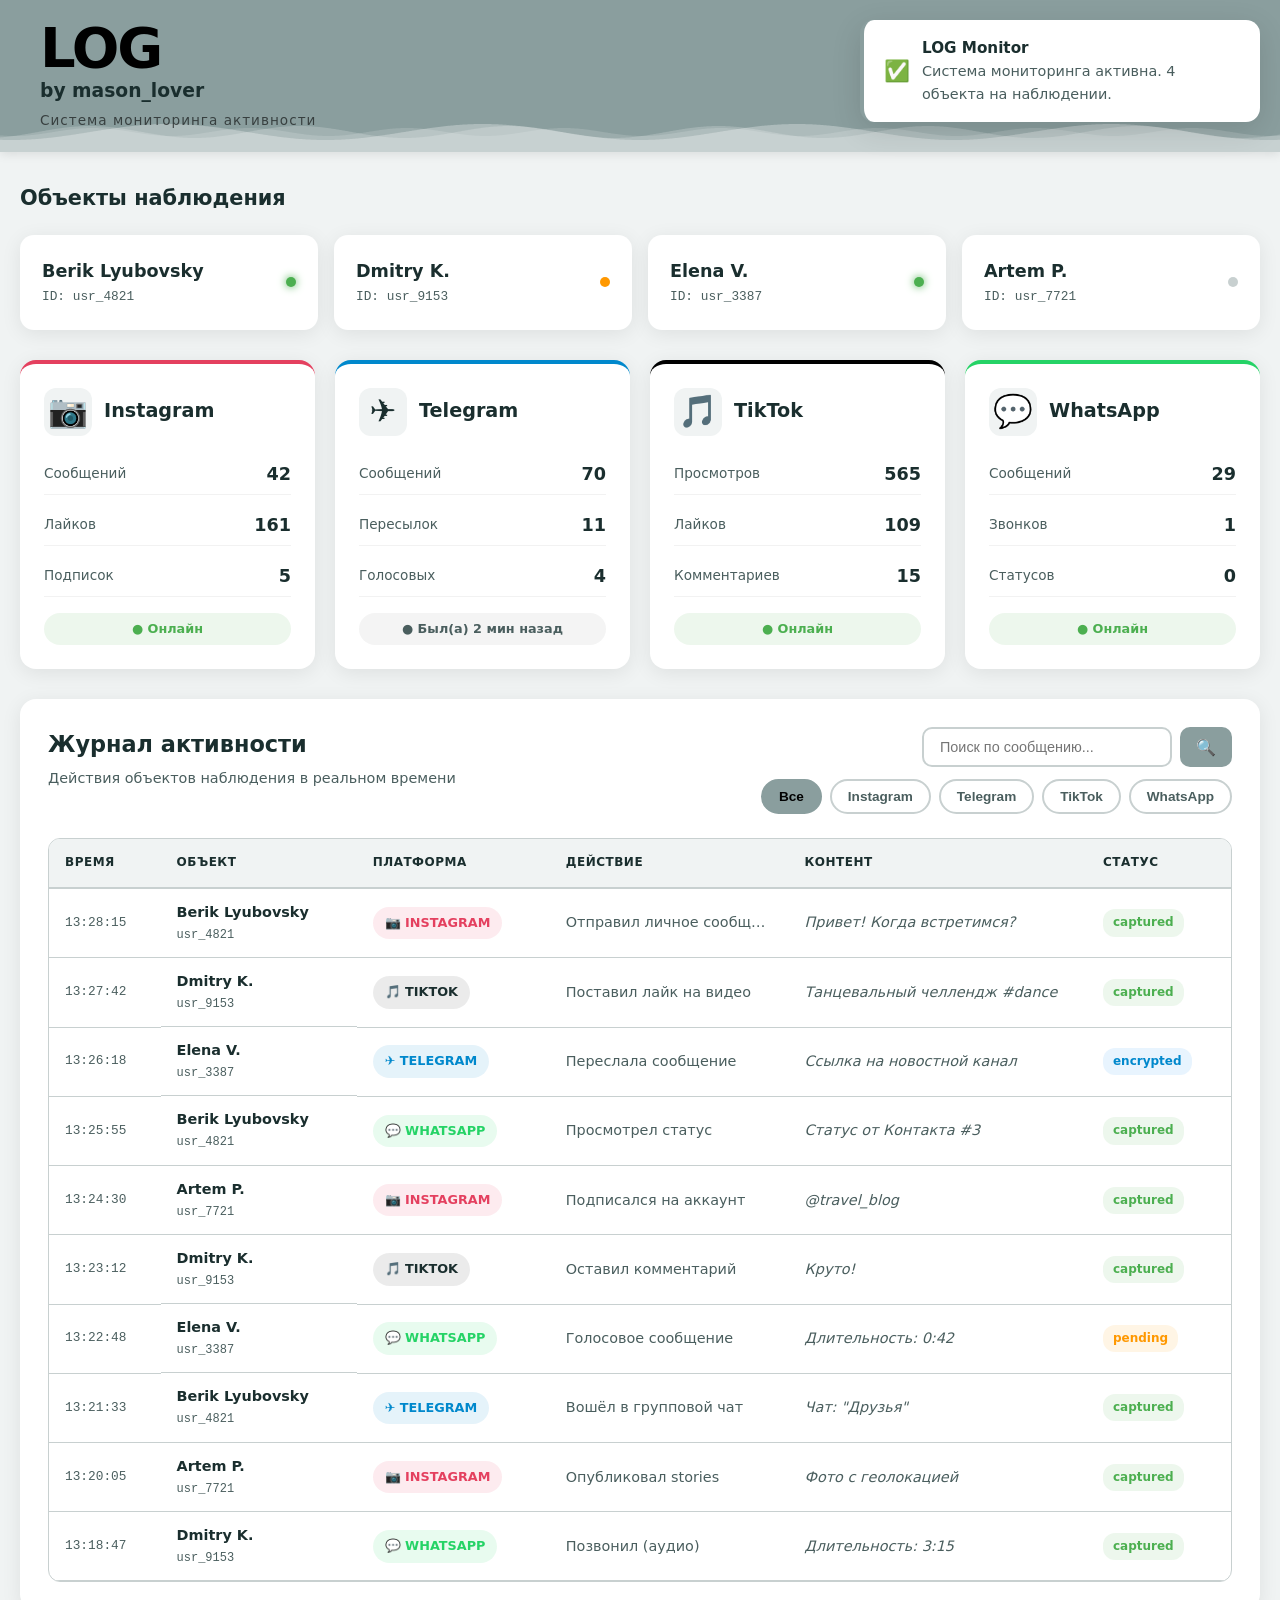
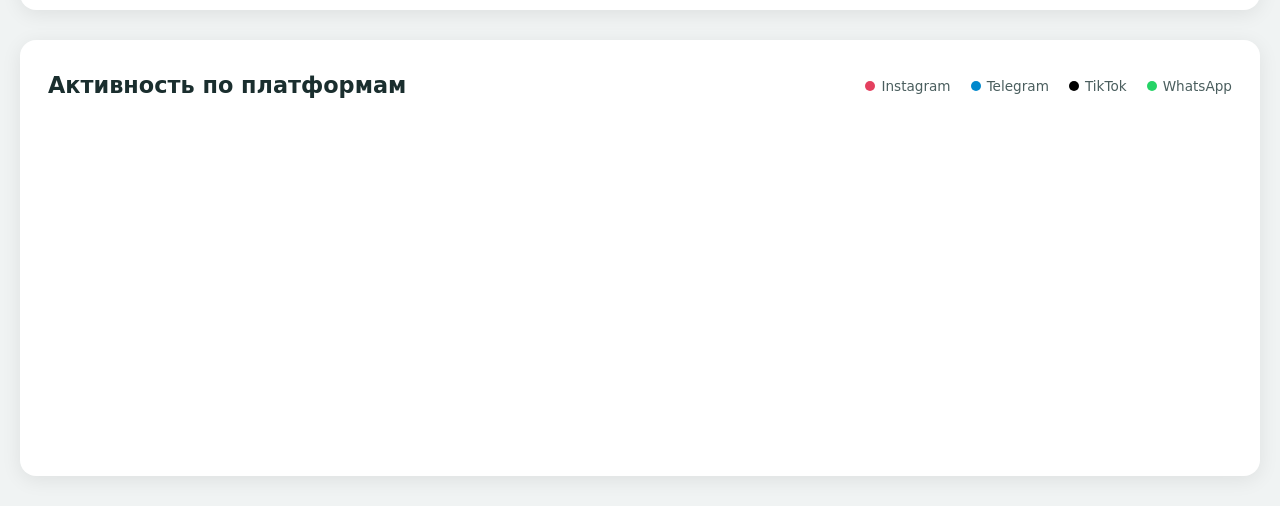
<file: index.html>
<!DOCTYPE html>
<html lang="ru">
<head>
    <meta charset="UTF-8">
    <meta name="viewport" content="width=device-width, initial-scale=1.0">
    <title>LOG — Мониторинг социальных сетей</title>
    <link rel="stylesheet" href="style.css">
</head>
<body>
    <!-- Header -->
    <header class="header">
        <div class="header-content">
            <div class="logo-block">
                <h1 class="logo">LOG</h1>
                <h3 >by mason_lover
                </h3>
                <span class="logo-subtitle">Система мониторинга активности</span>
            </div>
            <div class="admin-profile"> 
                <!-- Внутри .header-content, после .admin-profile -->
<button class="logout-btn" onclick="logout()" title="Выйти">↪</button>
                <div class="avatar-wrapper">
                    <img src="photo_5291985963577973198_w.jpg" alt="Оператор" class="avatar">
                    <span class="status-indicator"></span>
                </div>
                <div class="admin-info">
                    <span class="admin-name">Оператор</span>
                    <span class="admin-role">Аналитик</span>
                </div>
            </div>
        </div>
        <canvas id="waveCanvas" class="wave-canvas"></canvas>
    </header>

    <!-- Main Content -->
    <main class="main-content">
        <!-- Target Persons -->
        <section class="targets-section">
            <h2 class="section-title">Объекты наблюдения</h2>
            <div class="targets-grid" id="targetsGrid">
                <!-- JS renders targets -->
            </div>
        </section>

        <!-- Platform Stats -->
        <section class="dashboard">
            <div class="card platform-card" data-platform="instagram" data-animate>
                <div class="platform-header">
                    <div class="platform-icon">📷</div>
                    <span class="platform-name">Instagram</span>
                </div>
                <div class="platform-stats">
                    <div class="stat-row">
                        <span class="stat-label">Сообщений</span>
                        <span class="stat-value" data-count="342">0</span>
                    </div>
                    <div class="stat-row">
                        <span class="stat-label">Лайков</span>
                        <span class="stat-value" data-count="1289">0</span>
                    </div>
                    <div class="stat-row">
                        <span class="stat-label">Подписок</span>
                        <span class="stat-value" data-count="47">0</span>
                    </div>
                </div>
                <div class="platform-status online">● Онлайн</div>
            </div>

            <div class="card platform-card" data-platform="telegram" data-animate>
                <div class="platform-header">
                    <div class="platform-icon">✈️</div>
                    <span class="platform-name">Telegram</span>
                </div>
                <div class="platform-stats">
                    <div class="stat-row">
                        <span class="stat-label">Сообщений</span>
                        <span class="stat-value" data-count="567">0</span>
                    </div>
                    <div class="stat-row">
                        <span class="stat-label">Пересылок</span>
                        <span class="stat-value" data-count="89">0</span>
                    </div>
                    <div class="stat-row">
                        <span class="stat-label">Голосовых</span>
                        <span class="stat-value" data-count="34">0</span>
                    </div>
                </div>
                <div class="platform-status offline">● Был(а) 2 мин назад</div>
            </div>

            <div class="card platform-card" data-platform="tiktok" data-animate>
                <div class="platform-header">
                    <div class="platform-icon">🎵</div>
                    <span class="platform-name">TikTok</span>
                </div>
                <div class="platform-stats">
                    <div class="stat-row">
                        <span class="stat-label">Просмотров</span>
                        <span class="stat-value" data-count="4521">0</span>
                    </div>
                    <div class="stat-row">
                        <span class="stat-label">Лайков</span>
                        <span class="stat-value" data-count="876">0</span>
                    </div>
                    <div class="stat-row">
                        <span class="stat-label">Комментариев</span>
                        <span class="stat-value" data-count="123">0</span>
                    </div>
                </div>
                <div class="platform-status online">● Онлайн</div>
            </div>

            <div class="card platform-card" data-platform="whatsapp" data-animate>
                <div class="platform-header">
                    <div class="platform-icon">💬</div>
                    <span class="platform-name">WhatsApp</span>
                </div>
                <div class="platform-stats">
                    <div class="stat-row">
                        <span class="stat-label">Сообщений</span>
                        <span class="stat-value" data-count="234">0</span>
                    </div>
                    <div class="stat-row">
                        <span class="stat-label">Звонков</span>
                        <span class="stat-value" data-count="12">0</span>
                    </div>
                    <div class="stat-row">
                        <span class="stat-label">Статусов</span>
                        <span class="stat-value" data-count="5">0</span>
                    </div>
                </div>
                <div class="platform-status online">● Онлайн</div>
            </div>
        </section>

        <!-- Activity Log -->
        <section class="log-section">
            <div class="section-header">
                <div>
                    <h2>Журнал активности</h2>
                    <p class="section-desc">Действия объектов наблюдения в реальном времени</p>
                </div>
                <div class="log-controls">
                    <div class="search-box">
                        <input type="text" id="searchInput" placeholder="Поиск по сообщению...">
                        <button id="searchBtn">🔍</button>
                    </div>
                    <div class="filters">
                        <button class="filter-btn active" data-filter="all">Все</button>
                        <button class="filter-btn" data-filter="instagram">Instagram</button>
                        <button class="filter-btn" data-filter="telegram">Telegram</button>
                        <button class="filter-btn" data-filter="tiktok">TikTok</button>
                        <button class="filter-btn" data-filter="whatsapp">WhatsApp</button>
                    </div>
                </div>
            </div>
            <div class="table-wrapper">
                <table class="log-table">
                    <thead>
                        <tr>
                            <th>Время</th>
                            <th>Объект</th>
                            <th>Платформа</th>
                            <th>Действие</th>
                            <th>Контент</th>
                            <th>Статус</th>
                        </tr>
                    </thead>
                    <tbody id="logTableBody">
                    </tbody>
                </table>
            </div>
        </section>

        <!-- Activity Chart -->
        <section class="chart-section">
            <div class="chart-header">
                <h2>Активность по платформам</h2>
                <div class="chart-legend">
                    <span><span class="legend-dot" style="background:#E4405F"></span> Instagram</span>
                    <span><span class="legend-dot" style="background:#0088cc"></span> Telegram</span>
                    <span><span class="legend-dot" style="background:#000000"></span> TikTok</span>
                    <span><span class="legend-dot" style="background:#25D366"></span> WhatsApp</span>
                </div>
            </div>
            <div class="chart-container">
                <canvas id="activityChart"></canvas>
            </div>
        </section>
    </main>

    <!-- Detail Modal -->
    <div id="detailModal" class="modal">
        <div class="modal-content">
            <span class="modal-close">&times;</span>
            <h3 id="modalTitle">Детали действия</h3>
            <div id="modalBody"></div>
        </div>
    </div>

    <!-- Toast Notifications -->
    <div id="toastContainer" class="toast-container"></div>

    <script src="script.js"></script>
</body>
</html>
</file>
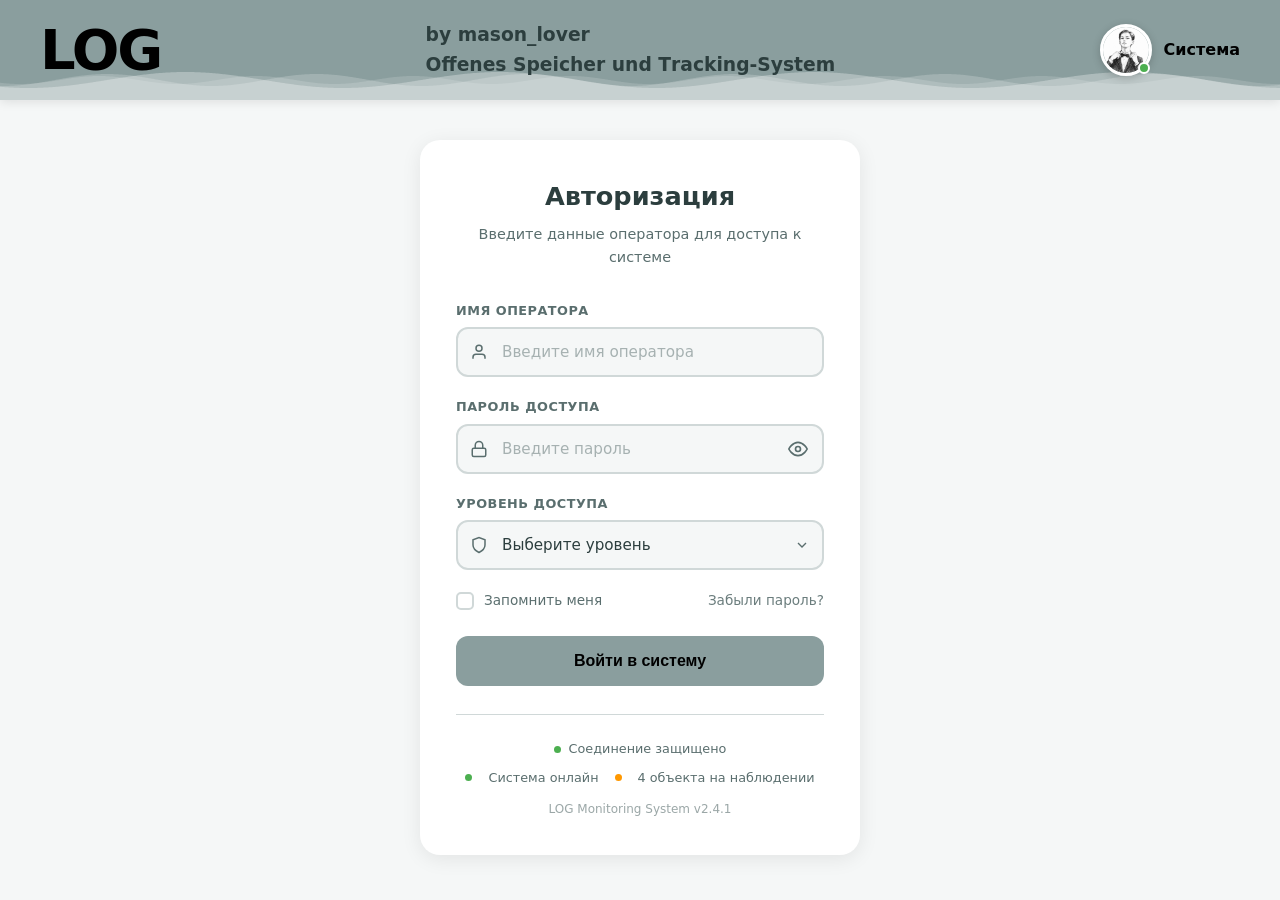
<file: login.html>
<!DOCTYPE html>
<html lang="ru">
<head>
    <meta charset="UTF-8">
    <meta name="viewport" content="width=device-width, initial-scale=1.0">
    <title>LOG — Вход в систему</title>
    <link rel="stylesheet" href="login.css">
</head>
<body>
    <!-- Header (как на основной странице) -->
    <header class="header">
        <div class="header-content">
            <h1 class="logo">LOG</h1>
            <h3 class="">by mason_lover<br>
    Оffеnеs Sреichеr und Тrасking-Sуstеm
            </h3>
            <div class="admin-profile">
                <div class="avatar-wrapper">
                    <img src="photo_5291985963577973198_w.jpg" alt="Оператор" class="avatar">
                    <span class="status-indicator"></span>
                </div>
                <span class="admin-name">Система</span>
            </div>
        </div>
        <canvas id="waveCanvas" class="wave-canvas"></canvas>
    </header>

    <!-- Main Content (белая область) -->
    <main class="main-content">
        <div class="login-box">
            <div class="login-header">
                <h2>Авторизация</h2>
                <p>Введите данные оператора для доступа к системе</p>
            </div>

            <form class="login-form" id="loginForm">
                <div class="input-group">
                    <label for="username">Имя оператора</label>
                    <div class="input-wrapper">
                        <svg class="input-icon" viewBox="0 0 24 24" fill="none" stroke="currentColor" stroke-width="2">
                            <path d="M20 21v-2a4 4 0 0 0-4-4H8a4 4 0 0 0-4 4v2"/>
                            <circle cx="12" cy="7" r="4"/>
                        </svg>
                        <input 
                            type="text" 
                            id="username" 
                            name="username" 
                            placeholder="Введите имя оператора"
                            autocomplete="username"
                            required
                        >
                    </div>
                </div>

                <div class="input-group">
                    <label for="password">Пароль доступа</label>
                    <div class="input-wrapper">
                        <svg class="input-icon" viewBox="0 0 24 24" fill="none" stroke="currentColor" stroke-width="2">
                            <rect x="3" y="11" width="18" height="11" rx="2" ry="2"/>
                            <path d="M7 11V7a5 5 0 0 1 10 0v4"/>
                        </svg>
                        <input 
                            type="password" 
                            id="password" 
                            name="password" 
                            placeholder="Введите пароль"
                            autocomplete="current-password"
                            required
                        >
                        <button type="button" class="toggle-password" id="togglePassword">
                            <svg viewBox="0 0 24 24" fill="none" stroke="currentColor" stroke-width="2" width="20" height="20">
                                <path d="M1 12s4-8 11-8 11 8 11 8-4 8-11 8-11-8-11-8z"/>
                                <circle cx="12" cy="12" r="3"/>
                            </svg>
                        </button>
                    </div>
                </div>

                <div class="input-group">
                    <label for="accessLevel">Уровень доступа</label>
                    <div class="input-wrapper">
                        <svg class="input-icon" viewBox="0 0 24 24" fill="none" stroke="currentColor" stroke-width="2">
                            <path d="M12 22s8-4 8-10V5l-8-3-8 3v7c0 6 8 10 8 10z"/>
                        </svg>
                        <select id="accessLevel" name="accessLevel" required>
                            <option value="" disabled selected>Выберите уровень</option>
                            <option value="analyst">Аналитик</option>
                            <option value="operator">Оператор</option>
                            <option value="admin">Администратор</option>
                        </select>
                        <svg class="select-arrow" viewBox="0 0 24 24" fill="none" stroke="currentColor" stroke-width="2">
                            <polyline points="6 9 12 15 18 9"/>
                        </svg>
                    </div>
                </div>

                <div class="login-options">
                    <label class="remember-me">
                        <input type="checkbox" id="rememberMe" name="rememberMe">
                        <span class="checkmark"></span>
                        <span>Запомнить меня</span>
                    </label>
                    <a href="#" class="forgot-link">Забыли пароль?</a>
                </div>

                <button type="submit" class="login-btn" id="loginBtn">
                    <span class="btn-text">Войти в систему</span>
                    <span class="btn-loader"></span>
                </button>
            </form>

            <div class="login-footer-info">
                <div class="security-line">
                    <span class="dot green"></span>
                    <span>Соединение защищено</span>
                </div>
                <div class="system-line">
                    <span class="dot green"></span>
                    <span>Система онлайн</span>
                    <span class="dot yellow"></span>
                    <span>4 объекта на наблюдении</span>
                </div>
                <p class="version">LOG Monitoring System v2.4.1</p>
            </div>
        </div>
    </main>

    <!-- Toast -->
    <div id="toastContainer" class="toast-container"></div>

    <script src="login.js"></script>
</body>
</html>
</file>
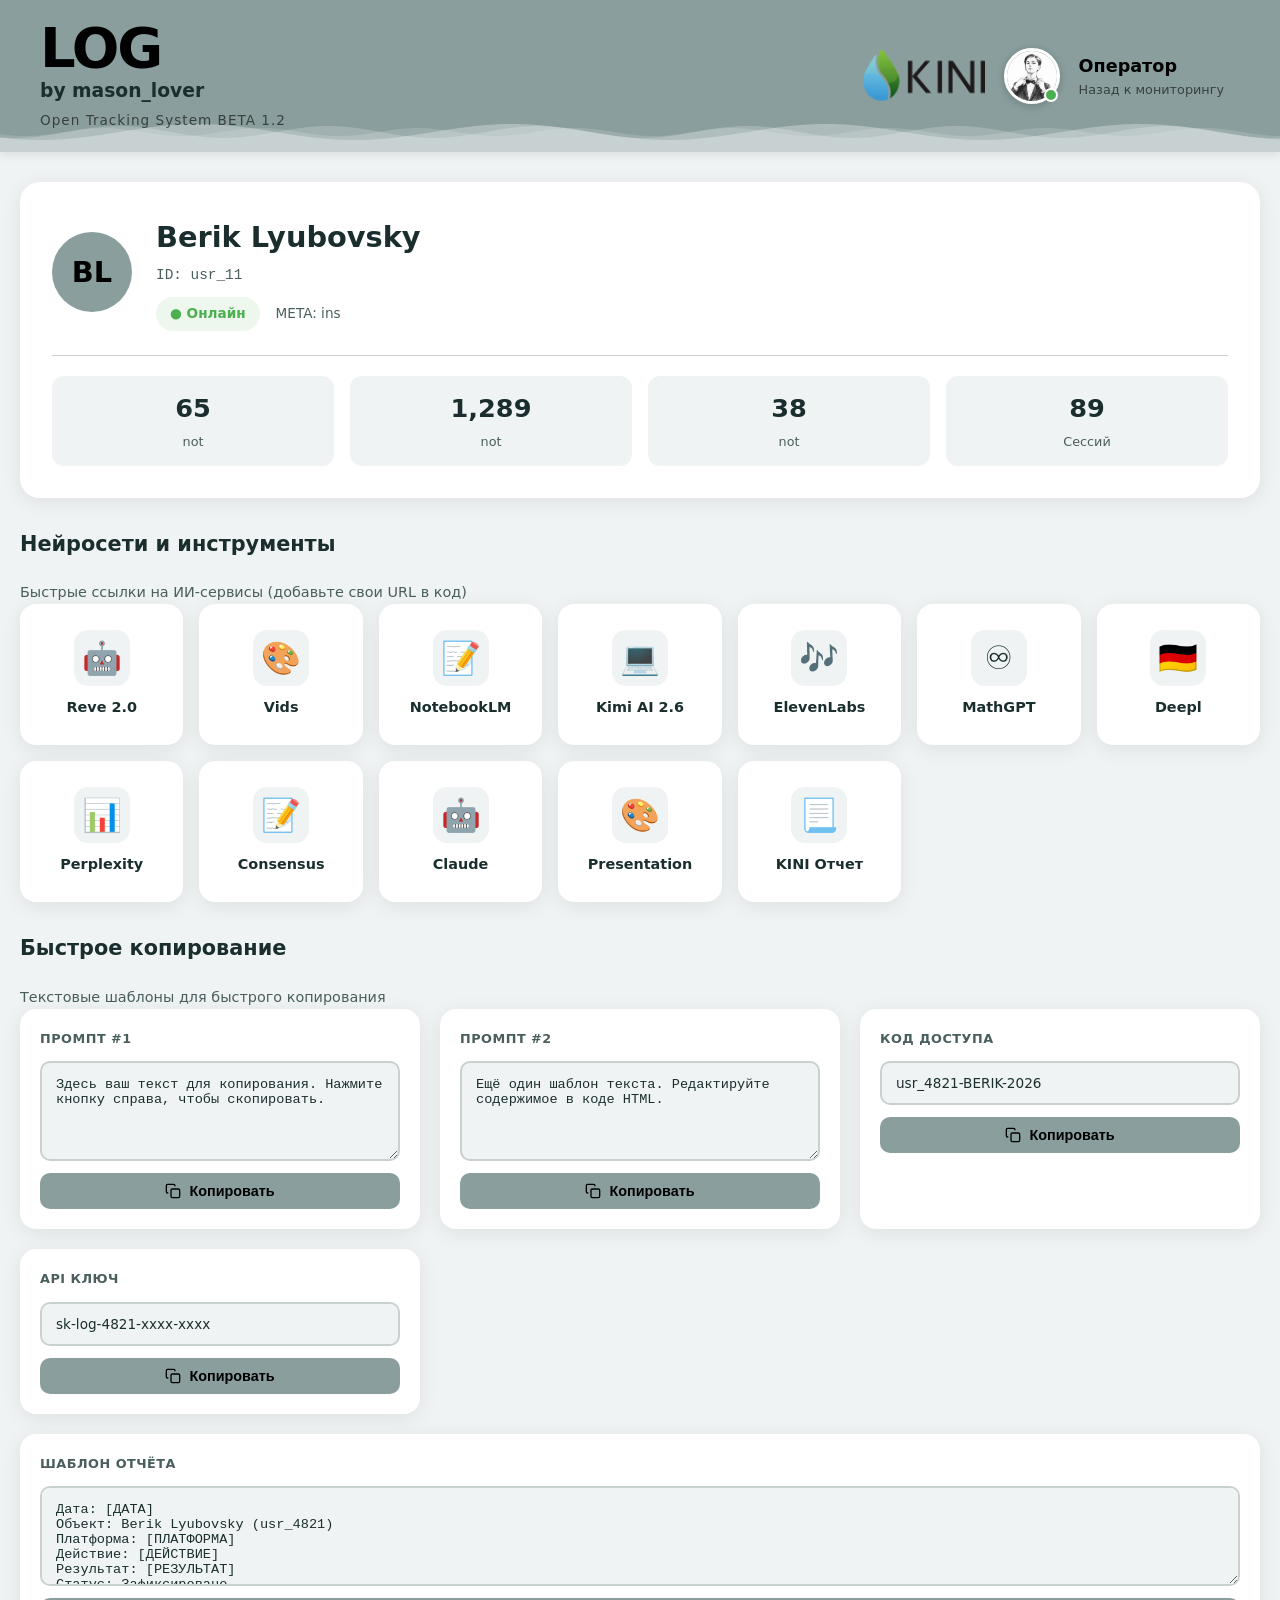
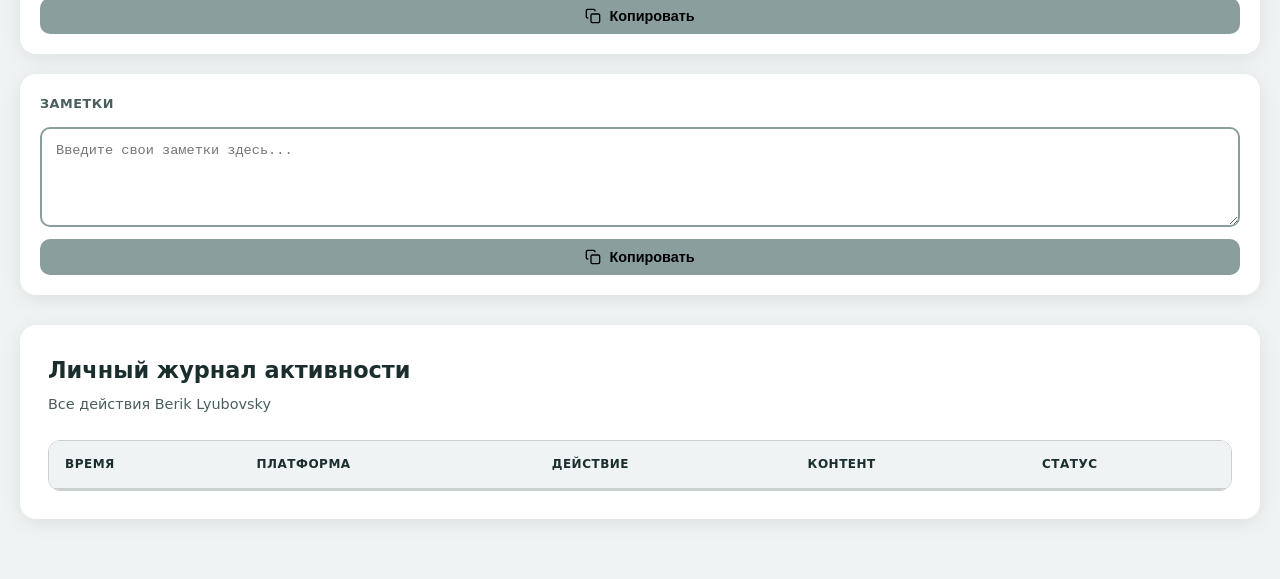
<file: profile.html>
<!DOCTYPE html>
<html lang="ru">
<head>
    <meta charset="UTF-8">
    <meta name="viewport" content="width=device-width, initial-scale=1.0">
    <title>LOG — Профиль Berik L</title>
    <link rel="stylesheet" href="style.css">
    <link rel="stylesheet" href="profile.css">
</head>
<body>
    <!-- Header (такая же как на основной) -->
    <header class="header">
        <div class="header-content">
            <div class="logo-block">
                <h1 class="logo">LOG</h1>
                <h3 class="">by mason_lover

                </h3>
                <span class="logo-subtitle">Open Tracking System BETA 1.2 </span>
            </div>
            <div class="admin-profile" onclick="window.location.href='index.html'">
            
    <img src="IMG_0095.PNG" alt="Иконка" class="left-icon">
                <div class="avatar-wrapper">
                    <img src="photo_5291985963577973198_w.jpg" alt="Оператор" class="avatar">
                    <span class="status-indicator"></span>
                </div>
                <div class="admin-info">
                    <span class="admin-name">Оператор</span>
                    <span class="admin-role">Назад к мониторингу</span>
                </div>
            </div>
        </div>
        <canvas id="waveCanvas" class="wave-canvas"></canvas>
    </header>

    <!-- Main Content -->
    <main class="main-content">
        <!-- Profile Header -->
        <section class="profile-header-section">
            <div class="profile-card">
                <div class="profile-main">
                    <div class="profile-avatar-large">BL</div>
                    <div class="profile-info">
                        <h2 class="profile-name">Berik Lyubovsky</h2>
                        <p class="profile-id">ID: usr_11</p>
                        <div class="profile-meta">
                            <span class="profile-status online">● Онлайн</span>
                            <span class="profile-platforms">META: ins</span>
                        </div>
                    </div>
                </div>
                <div class="profile-stats-row">
                    <div class="profile-stat">
                        <span class="profile-stat-value">65</span>
                        <span class="profile-stat-label">not</span>
                    </div>
                    <div class="profile-stat">
                        <span class="profile-stat-value">1,289</span>
                        <span class="profile-stat-label">not</span>
                    </div>
                    <div class="profile-stat">
                        <span class="profile-stat-value">38</span>
                        <span class="profile-stat-label">not</span>
                    </div>
                    <div class="profile-stat">
                        <span class="profile-stat-value">89</span>
                        <span class="profile-stat-label">Сессий</span>
                    </div>
                </div>
            </div>
        </section>

        <!-- AI Tools Buttons -->
        <section class="ai-tools-section">
            <h2 class="section-title">Нейросети и инструменты</h2>
            <p class="section-desc">Быстрые ссылки на ИИ-сервисы (добавьте свои URL в код)</p>
            <div class="ai-buttons-grid">
                <!-- Добавьте свои ссылки в href -->
                <a href="https://www.reve.com/" class="ai-btn" target="_blank">
                    <span class="ai-icon">🤖</span>
                    <span class="ai-name">Reve 2.0</span>
                </a>
                <a href="https://docs.google.com/videos/create" class="ai-btn" target="_blank">
                    <span class="ai-icon">🎨</span>
                    <span class="ai-name">Vids</span>
                </a>
                <a href="https://notebooklm.google.com/notebook/8db72fd1-58be-4681-a036-2701390b884e" class="ai-btn" target="_blank">
                    <span class="ai-icon">📝</span>
                    <span class="ai-name">NotebookLM</span>
                </a>
                <a href="https://www.kimi.com/chat/19ec01cf-fee2-8126-8000-09785870f589?chat_enter_method=history" class="ai-btn" target="_blank">
                    <span class="ai-icon">💻</span>
                    <span class="ai-name">Kimi AI 2.6</span>
                </a>
                <a href="https://elevenlabs.io/app/home" class="ai-btn" target="_blank">
                    <span class="ai-icon">🎶</span>
                    <span class="ai-name">ElevenLabs</span>
                </a>
                <a href="https://math-gpt.org/" class="ai-btn" target="_blank">
                    <span class="ai-icon">♾️</span>
                    <span class="ai-name">MathGPT</span>
                </a>
                <a href="https://www.deepl.com/en/products/voice" class="ai-btn" target="_blank">
                    <span class="ai-icon">🇩🇪</span>
                    <span class="ai-name">Deepl</span>
                </a>
                <a href="https://www.perplexity.ai/" class="ai-btn" target="_blank">
                    <span class="ai-icon">📊</span>
                    <span class="ai-name">Perplexity</span>
                    <a href="https://consensus.app/" class="ai-btn" target="_blank">
                    <span class="ai-icon">📝</span>
                    <span class="ai-name">Consensus</span>
                    <a href="https://claude.ai/" class="ai-btn" target="_blank">
                    <span class="ai-icon">🤖</span>
                    <span class="ai-name">Claude</span>
                </a>
                      <a href="https://canva.link/pawk1xl1iqesmpp" class="ai-btn" target="_blank">
                    <span class="ai-icon">🎨</span>
                    <span class="ai-name">Presentation</span>
                </a>
                  <a href="https://sg.docworkspace.com/d/cbPa2uvxUSLdUsnC_n4par8p678pu3k9qrs?sa=S3&st=0" class="ai-btn" target="_blank">
                    <span class="ai-icon">📃</span>
                    <span class="ai-name">KINI Отчет</span>
                </a>
            </div>
        </section>

        <!-- Quick Copy Fields -->
        <section class="copy-section">
            <h2 class="section-title">Быстрое копирование</h2>
            <p class="section-desc">Текстовые шаблоны для быстрого копирования</p>
            
            <div class="copy-grid">
                <div class="copy-card">
                    <label>Промпт #1</label>
                    <textarea class="copy-field" id="copy1" readonly>Здесь ваш текст для копирования. Нажмите кнопку справа, чтобы скопировать.</textarea>
                    <button class="copy-btn" onclick="copyText('copy1')">
                        <svg width="16" height="16" viewBox="0 0 24 24" fill="none" stroke="currentColor" stroke-width="2">
                            <rect x="9" y="9" width="13" height="13" rx="2"/>
                            <path d="M5 15H4a2 2 0 0 1-2-2V4a2 2 0 0 1 2-2h9a2 2 0 0 1 2 2v1"/>
                        </svg>
                        Копировать
                    </button>
                </div>

                <div class="copy-card">
                    <label>Промпт #2</label>
                    <textarea class="copy-field" id="copy2" readonly>Ещё один шаблон текста. Редактируйте содержимое в коде HTML.</textarea>
                    <button class="copy-btn" onclick="copyText('copy2')">
                        <svg width="16" height="16" viewBox="0 0 24 24" fill="none" stroke="currentColor" stroke-width="2">
                            <rect x="9" y="9" width="13" height="13" rx="2"/>
                            <path d="M5 15H4a2 2 0 0 1-2-2V4a2 2 0 0 1 2-2h9a2 2 0 0 1 2 2v1"/>
                        </svg>
                        Копировать
                    </button>
                </div>

                <div class="copy-card">
                    <label>Код доступа</label>
                    <input type="text" class="copy-field single" id="copy3" value="usr_4821-BERIK-2026" readonly>
                    <button class="copy-btn" onclick="copyText('copy3')">
                        <svg width="16" height="16" viewBox="0 0 24 24" fill="none" stroke="currentColor" stroke-width="2">
                            <rect x="9" y="9" width="13" height="13" rx="2"/>
                            <path d="M5 15H4a2 2 0 0 1-2-2V4a2 2 0 0 1 2-2h9a2 2 0 0 1 2 2v1"/>
                        </svg>
                        Копировать
                    </button>
                </div>

                <div class="copy-card">
                    <label>API ключ</label>
                    <input type="text" class="copy-field single" id="copy4" value="sk-log-4821-xxxx-xxxx" readonly>
                    <button class="copy-btn" onclick="copyText('copy4')">
                        <svg width="16" height="16" viewBox="0 0 24 24" fill="none" stroke="currentColor" stroke-width="2">
                            <rect x="9" y="9" width="13" height="13" rx="2"/>
                            <path d="M5 15H4a2 2 0 0 1-2-2V4a2 2 0 0 1 2-2h9a2 2 0 0 1 2 2v1"/>
                        </svg>
                        Копировать
                    </button>
                </div>

                <div class="copy-card wide">
                    <label>Шаблон отчёта</label>
                    <textarea class="copy-field" id="copy5" readonly>Дата: [ДАТА]
Объект: Berik Lyubovsky (usr_4821)
Платформа: [ПЛАТФОРМА]
Действие: [ДЕЙСТВИЕ]
Результат: [РЕЗУЛЬТАТ]
Статус: Зафиксировано</textarea>
                    <button class="copy-btn" onclick="copyText('copy5')">
                        <svg width="16" height="16" viewBox="0 0 24 24" fill="none" stroke="currentColor" stroke-width="2">
                            <rect x="9" y="9" width="13" height="13" rx="2"/>
                            <path d="M5 15H4a2 2 0 0 1-2-2V4a2 2 0 0 1 2-2h9a2 2 0 0 1 2 2v1"/>
                        </svg>
                        Копировать
                    </button>
                </div>

                <div class="copy-card wide">
                    <label>Заметки</label>
                    <textarea class="copy-field editable" id="copy6" placeholder="Введите свои заметки здесь..."></textarea>
                    <button class="copy-btn" onclick="copyText('copy6')">
                        <svg width="16" height="16" viewBox="0 0 24 24" fill="none" stroke="currentColor" stroke-width="2">
                            <rect x="9" y="9" width="13" height="13" rx="2"/>
                            <path d="M5 15H4a2 2 0 0 1-2-2V4a2 2 0 0 1 2-2h9a2 2 0 0 1 2 2v1"/>
                        </svg>
                        Копировать
                    </button>
                </div>
            </div>
        </section>

        <!-- Personal Activity Log -->
        <section class="log-section">
            <div class="section-header">
                <div>
                    <h2>Личный журнал активности</h2>
                    <p class="section-desc">Все действия Berik Lyubovsky</p>
                </div>
            </div>
            <div class="table-wrapper">
                <table class="log-table">
                    <thead>
                        <tr>
                            <th>Время</th>
                            <th>Платформа</th>
                            <th>Действие</th>
                            <th>Контент</th>
                            <th>Статус</th>
                        </tr>
                    </thead>
                    <tbody id="personalLogBody">
                    </tbody>
                </table>
            </div>
        </section>
    </main>

    <!-- Toast -->
    <div id="toastContainer" class="toast-container"></div>

    <script src="profile.js"></script>
</body>
</html>
</file>
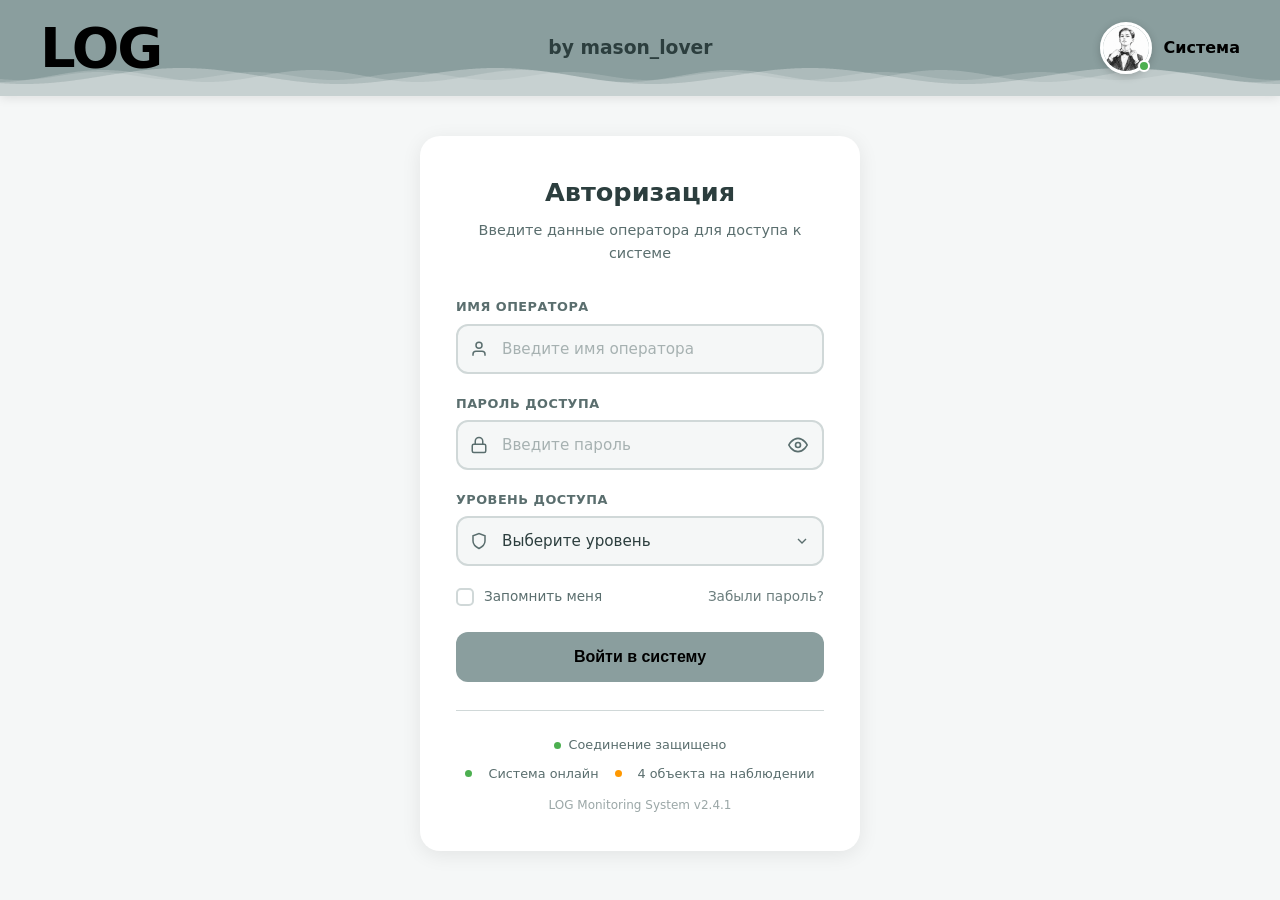
<file: log/login.html>
<!DOCTYPE html>
<html lang="ru">
<head>
    <meta charset="UTF-8">
    <meta name="viewport" content="width=device-width, initial-scale=1.0">
    <title>LOG — Вход в систему</title>
    <link rel="stylesheet" href="login.css">
</head>
<body>
    <!-- Header (как на основной странице) -->
    <header class="header">
        <div class="header-content">
            <h1 class="logo">LOG</h1>
            <h3 class="">by mason_lover</h3>
            <div class="admin-profile">
                <div class="avatar-wrapper">
                    <img src="photo_5291985963577973198_w.jpg" alt="Оператор" class="avatar">
                    <span class="status-indicator"></span>
                </div>
                <span class="admin-name">Система</span>
            </div>
        </div>
        <canvas id="waveCanvas" class="wave-canvas"></canvas>
    </header>

    <!-- Main Content (белая область) -->
    <main class="main-content">
        <div class="login-box">
            <div class="login-header">
                <h2>Авторизация</h2>
                <p>Введите данные оператора для доступа к системе</p>
            </div>

            <form class="login-form" id="loginForm">
                <div class="input-group">
                    <label for="username">Имя оператора</label>
                    <div class="input-wrapper">
                        <svg class="input-icon" viewBox="0 0 24 24" fill="none" stroke="currentColor" stroke-width="2">
                            <path d="M20 21v-2a4 4 0 0 0-4-4H8a4 4 0 0 0-4 4v2"/>
                            <circle cx="12" cy="7" r="4"/>
                        </svg>
                        <input 
                            type="text" 
                            id="username" 
                            name="username" 
                            placeholder="Введите имя оператора"
                            autocomplete="username"
                            required
                        >
                    </div>
                </div>

                <div class="input-group">
                    <label for="password">Пароль доступа</label>
                    <div class="input-wrapper">
                        <svg class="input-icon" viewBox="0 0 24 24" fill="none" stroke="currentColor" stroke-width="2">
                            <rect x="3" y="11" width="18" height="11" rx="2" ry="2"/>
                            <path d="M7 11V7a5 5 0 0 1 10 0v4"/>
                        </svg>
                        <input 
                            type="password" 
                            id="password" 
                            name="password" 
                            placeholder="Введите пароль"
                            autocomplete="current-password"
                            required
                        >
                        <button type="button" class="toggle-password" id="togglePassword">
                            <svg viewBox="0 0 24 24" fill="none" stroke="currentColor" stroke-width="2" width="20" height="20">
                                <path d="M1 12s4-8 11-8 11 8 11 8-4 8-11 8-11-8-11-8z"/>
                                <circle cx="12" cy="12" r="3"/>
                            </svg>
                        </button>
                    </div>
                </div>

                <div class="input-group">
                    <label for="accessLevel">Уровень доступа</label>
                    <div class="input-wrapper">
                        <svg class="input-icon" viewBox="0 0 24 24" fill="none" stroke="currentColor" stroke-width="2">
                            <path d="M12 22s8-4 8-10V5l-8-3-8 3v7c0 6 8 10 8 10z"/>
                        </svg>
                        <select id="accessLevel" name="accessLevel" required>
                            <option value="" disabled selected>Выберите уровень</option>
                            <option value="analyst">Аналитик</option>
                            <option value="operator">Оператор</option>
                            <option value="admin">Администратор</option>
                        </select>
                        <svg class="select-arrow" viewBox="0 0 24 24" fill="none" stroke="currentColor" stroke-width="2">
                            <polyline points="6 9 12 15 18 9"/>
                        </svg>
                    </div>
                </div>

                <div class="login-options">
                    <label class="remember-me">
                        <input type="checkbox" id="rememberMe" name="rememberMe">
                        <span class="checkmark"></span>
                        <span>Запомнить меня</span>
                    </label>
                    <a href="#" class="forgot-link">Забыли пароль?</a>
                </div>

                <button type="submit" class="login-btn" id="loginBtn">
                    <span class="btn-text">Войти в систему</span>
                    <span class="btn-loader"></span>
                </button>
            </form>

            <div class="login-footer-info">
                <div class="security-line">
                    <span class="dot green"></span>
                    <span>Соединение защищено</span>
                </div>
                <div class="system-line">
                    <span class="dot green"></span>
                    <span>Система онлайн</span>
                    <span class="dot yellow"></span>
                    <span>4 объекта на наблюдении</span>
                </div>
                <p class="version">LOG Monitoring System v2.4.1</p>
            </div>
        </div>
    </main>

    <!-- Toast -->
    <div id="toastContainer" class="toast-container"></div>

    <script src="login.js"></script>
</body>
</html>
</file>
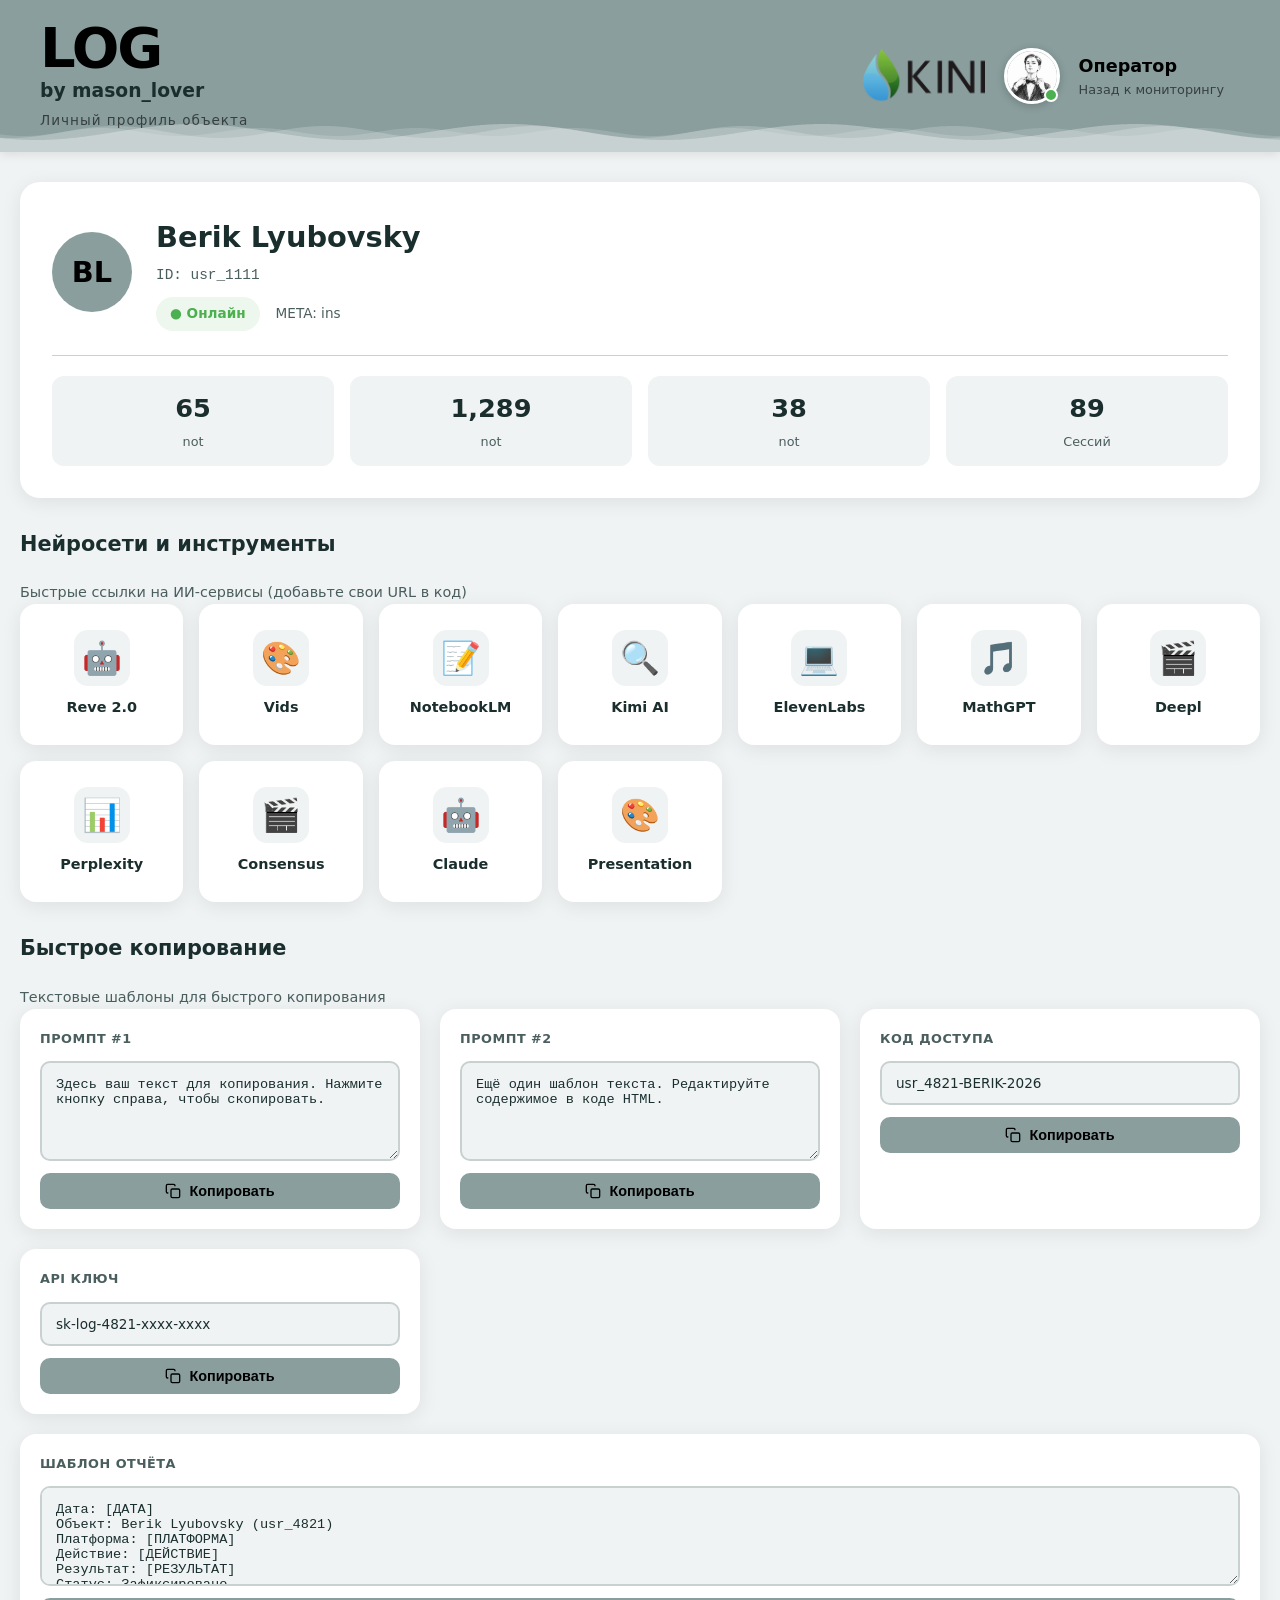
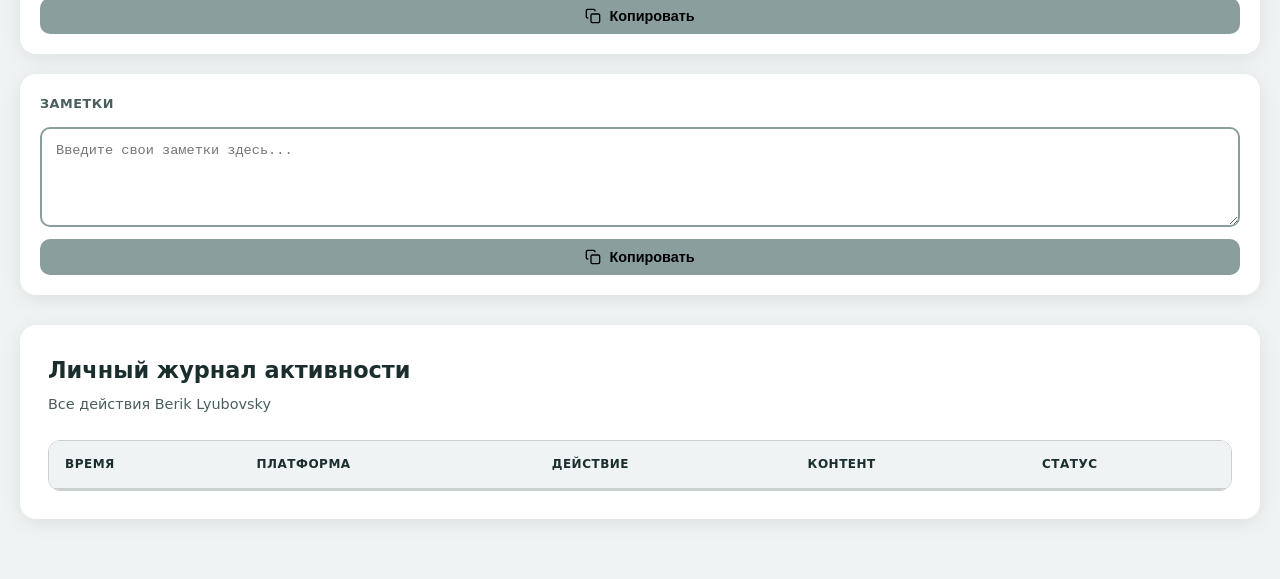
<file: log/profile.html>
<!DOCTYPE html>
<html lang="ru">
<head>
    <meta charset="UTF-8">
    <meta name="viewport" content="width=device-width, initial-scale=1.0">
    <title>LOG — Профиль Berik Lyubovsky</title>
    <link rel="stylesheet" href="style.css">
    <link rel="stylesheet" href="profile.css">
</head>
<body>
    <!-- Header (такая же как на основной) -->
    <header class="header">
        <div class="header-content">
            <div class="logo-block">
                <h1 class="logo">LOG</h1>
                <h3 class="">by mason_lover

                </h3>
                <span class="logo-subtitle">Личный профиль объекта</span>
            </div>
            <div class="admin-profile" onclick="window.location.href='index.html'">
            
    <img src="IMG_0095.PNG" alt="Иконка" class="left-icon">
                <div class="avatar-wrapper">
                    <img src="photo_5291985963577973198_w.jpg" alt="Оператор" class="avatar">
                    <span class="status-indicator"></span>
                </div>
                <div class="admin-info">
                    <span class="admin-name">Оператор</span>
                    <span class="admin-role">Назад к мониторингу</span>
                </div>
            </div>
        </div>
        <canvas id="waveCanvas" class="wave-canvas"></canvas>
    </header>

    <!-- Main Content -->
    <main class="main-content">
        <!-- Profile Header -->
        <section class="profile-header-section">
            <div class="profile-card">
                <div class="profile-main">
                    <div class="profile-avatar-large">BL</div>
                    <div class="profile-info">
                        <h2 class="profile-name">Berik Lyubovsky</h2>
                        <p class="profile-id">ID: usr_1111</p>
                        <div class="profile-meta">
                            <span class="profile-status online">● Онлайн</span>
                            <span class="profile-platforms">META: ins</span>
                        </div>
                    </div>
                </div>
                <div class="profile-stats-row">
                    <div class="profile-stat">
                        <span class="profile-stat-value">65</span>
                        <span class="profile-stat-label">not</span>
                    </div>
                    <div class="profile-stat">
                        <span class="profile-stat-value">1,289</span>
                        <span class="profile-stat-label">not</span>
                    </div>
                    <div class="profile-stat">
                        <span class="profile-stat-value">38</span>
                        <span class="profile-stat-label">not</span>
                    </div>
                    <div class="profile-stat">
                        <span class="profile-stat-value">89</span>
                        <span class="profile-stat-label">Сессий</span>
                    </div>
                </div>
            </div>
        </section>

        <!-- AI Tools Buttons -->
        <section class="ai-tools-section">
            <h2 class="section-title">Нейросети и инструменты</h2>
            <p class="section-desc">Быстрые ссылки на ИИ-сервисы (добавьте свои URL в код)</p>
            <div class="ai-buttons-grid">
                <!-- Добавьте свои ссылки в href -->
                <a href="https://www.reve.com/" class="ai-btn" target="_blank">
                    <span class="ai-icon">🤖</span>
                    <span class="ai-name">Reve 2.0</span>
                </a>
                <a href="https://docs.google.com/videos/create" class="ai-btn" target="_blank">
                    <span class="ai-icon">🎨</span>
                    <span class="ai-name">Vids</span>
                </a>
                <a href="https://notebooklm.google.com/notebook/8db72fd1-58be-4681-a036-2701390b884e" class="ai-btn" target="_blank">
                    <span class="ai-icon">📝</span>
                    <span class="ai-name">NotebookLM</span>
                </a>
                <a href="https://www.kimi.com/chat/19ec01cf-fee2-8126-8000-09785870f589?chat_enter_method=history" class="ai-btn" target="_blank">
                    <span class="ai-icon">🔍</span>
                    <span class="ai-name">Kimi AI</span>
                </a>
                <a href="https://elevenlabs.io/app/home" class="ai-btn" target="_blank">
                    <span class="ai-icon">💻</span>
                    <span class="ai-name">ElevenLabs</span>
                </a>
                <a href="https://math-gpt.org/" class="ai-btn" target="_blank">
                    <span class="ai-icon">🎵</span>
                    <span class="ai-name">MathGPT</span>
                </a>
                <a href="https://www.deepl.com/en/products/voice" class="ai-btn" target="_blank">
                    <span class="ai-icon">🎬</span>
                    <span class="ai-name">Deepl</span>
                </a>
                <a href="https://www.perplexity.ai/" class="ai-btn" target="_blank">
                    <span class="ai-icon">📊</span>
                    <span class="ai-name">Perplexity</span>
                    <a href="https://consensus.app/" class="ai-btn" target="_blank">
                    <span class="ai-icon">🎬</span>
                    <span class="ai-name">Consensus</span>
                    <a href="https://claude.ai/" class="ai-btn" target="_blank">
                    <span class="ai-icon">🤖</span>
                    <span class="ai-name">Claude</span>
                </a>
                      <a href="https://canva.link/pawk1xl1iqesmpp" class="ai-btn" target="_blank">
                    <span class="ai-icon">🎨</span>
                    <span class="ai-name">Presentation</span>
                </a>
            </div>
        </section>

        <!-- Quick Copy Fields -->
        <section class="copy-section">
            <h2 class="section-title">Быстрое копирование</h2>
            <p class="section-desc">Текстовые шаблоны для быстрого копирования</p>
            
            <div class="copy-grid">
                <div class="copy-card">
                    <label>Промпт #1</label>
                    <textarea class="copy-field" id="copy1" readonly>Здесь ваш текст для копирования. Нажмите кнопку справа, чтобы скопировать.</textarea>
                    <button class="copy-btn" onclick="copyText('copy1')">
                        <svg width="16" height="16" viewBox="0 0 24 24" fill="none" stroke="currentColor" stroke-width="2">
                            <rect x="9" y="9" width="13" height="13" rx="2"/>
                            <path d="M5 15H4a2 2 0 0 1-2-2V4a2 2 0 0 1 2-2h9a2 2 0 0 1 2 2v1"/>
                        </svg>
                        Копировать
                    </button>
                </div>

                <div class="copy-card">
                    <label>Промпт #2</label>
                    <textarea class="copy-field" id="copy2" readonly>Ещё один шаблон текста. Редактируйте содержимое в коде HTML.</textarea>
                    <button class="copy-btn" onclick="copyText('copy2')">
                        <svg width="16" height="16" viewBox="0 0 24 24" fill="none" stroke="currentColor" stroke-width="2">
                            <rect x="9" y="9" width="13" height="13" rx="2"/>
                            <path d="M5 15H4a2 2 0 0 1-2-2V4a2 2 0 0 1 2-2h9a2 2 0 0 1 2 2v1"/>
                        </svg>
                        Копировать
                    </button>
                </div>

                <div class="copy-card">
                    <label>Код доступа</label>
                    <input type="text" class="copy-field single" id="copy3" value="usr_4821-BERIK-2026" readonly>
                    <button class="copy-btn" onclick="copyText('copy3')">
                        <svg width="16" height="16" viewBox="0 0 24 24" fill="none" stroke="currentColor" stroke-width="2">
                            <rect x="9" y="9" width="13" height="13" rx="2"/>
                            <path d="M5 15H4a2 2 0 0 1-2-2V4a2 2 0 0 1 2-2h9a2 2 0 0 1 2 2v1"/>
                        </svg>
                        Копировать
                    </button>
                </div>

                <div class="copy-card">
                    <label>API ключ</label>
                    <input type="text" class="copy-field single" id="copy4" value="sk-log-4821-xxxx-xxxx" readonly>
                    <button class="copy-btn" onclick="copyText('copy4')">
                        <svg width="16" height="16" viewBox="0 0 24 24" fill="none" stroke="currentColor" stroke-width="2">
                            <rect x="9" y="9" width="13" height="13" rx="2"/>
                            <path d="M5 15H4a2 2 0 0 1-2-2V4a2 2 0 0 1 2-2h9a2 2 0 0 1 2 2v1"/>
                        </svg>
                        Копировать
                    </button>
                </div>

                <div class="copy-card wide">
                    <label>Шаблон отчёта</label>
                    <textarea class="copy-field" id="copy5" readonly>Дата: [ДАТА]
Объект: Berik Lyubovsky (usr_4821)
Платформа: [ПЛАТФОРМА]
Действие: [ДЕЙСТВИЕ]
Результат: [РЕЗУЛЬТАТ]
Статус: Зафиксировано</textarea>
                    <button class="copy-btn" onclick="copyText('copy5')">
                        <svg width="16" height="16" viewBox="0 0 24 24" fill="none" stroke="currentColor" stroke-width="2">
                            <rect x="9" y="9" width="13" height="13" rx="2"/>
                            <path d="M5 15H4a2 2 0 0 1-2-2V4a2 2 0 0 1 2-2h9a2 2 0 0 1 2 2v1"/>
                        </svg>
                        Копировать
                    </button>
                </div>

                <div class="copy-card wide">
                    <label>Заметки</label>
                    <textarea class="copy-field editable" id="copy6" placeholder="Введите свои заметки здесь..."></textarea>
                    <button class="copy-btn" onclick="copyText('copy6')">
                        <svg width="16" height="16" viewBox="0 0 24 24" fill="none" stroke="currentColor" stroke-width="2">
                            <rect x="9" y="9" width="13" height="13" rx="2"/>
                            <path d="M5 15H4a2 2 0 0 1-2-2V4a2 2 0 0 1 2-2h9a2 2 0 0 1 2 2v1"/>
                        </svg>
                        Копировать
                    </button>
                </div>
            </div>
        </section>

        <!-- Personal Activity Log -->
        <section class="log-section">
            <div class="section-header">
                <div>
                    <h2>Личный журнал активности</h2>
                    <p class="section-desc">Все действия Berik Lyubovsky</p>
                </div>
            </div>
            <div class="table-wrapper">
                <table class="log-table">
                    <thead>
                        <tr>
                            <th>Время</th>
                            <th>Платформа</th>
                            <th>Действие</th>
                            <th>Контент</th>
                            <th>Статус</th>
                        </tr>
                    </thead>
                    <tbody id="personalLogBody">
                    </tbody>
                </table>
            </div>
        </section>
    </main>

    <!-- Toast -->
    <div id="toastContainer" class="toast-container"></div>

    <script src="profile.js"></script>
</body>
</html>
</file>
<file: style.css>
/* ===== RESET & BASE ===== */
* {
    margin: 0;
    padding: 0;
    box-sizing: border-box;
}

:root {
    --primary: #8a9e9e;
    --primary-dark: #6b7d7d;
    --primary-light: #a8b8b8;
    --bg: #f0f3f3;
    --card-bg: #ffffff;
    --text: #1a2e2e;
    --text-light: #4a5e5e;
    --border: #c8d0d0;
    --instagram: #E4405F;
    --telegram: #0088cc;
    --tiktok: #000000;
    --whatsapp: #25D366;
    --success: #4caf50;
    --warning: #ff9800;
    --error: #f44336;
    --shadow: 0 4px 20px rgba(0,0,0,0.08);
    --shadow-hover: 0 8px 30px rgba(0,0,0,0.12);
}

body {
    font-family: 'Segoe UI', system-ui, -apple-system, sans-serif;
    background: var(--bg);
    color: var(--text);
    line-height: 1.6;
    overflow-x: hidden;
}

/* ===== HEADER ===== */
.header {
    position: relative;
    background: var(--primary);
    padding: 0;
    overflow: hidden;
    box-shadow: 0 2px 10px rgba(0,0,0,0.1);
}

.header-content {
    display: flex;
    justify-content: space-between;
    align-items: center;
    padding: 20px 40px;
    position: relative;
    z-index: 2;
}

.logo-block {
    display: flex;
    flex-direction: column;
}

.logo {
    font-size: 3.5rem;
    font-weight: 900;
    color: #000;
    letter-spacing: -2px;
    text-transform: uppercase;
    line-height: 1;
}

.logo-subtitle {
    font-size: 0.85rem;
    color: rgba(0,0,0,0.6);
    font-weight: 500;
    letter-spacing: 1px;
    margin-top: 4px;
}

.admin-profile {
    display: flex;
    align-items: center;
    gap: 14px;
    cursor: pointer;
    transition: transform 0.3s ease;
    padding: 8px 16px;
    border-radius: 12px;
}

.admin-profile:hover {
    transform: scale(1.05);
    background: rgba(255,255,255,0.15);
}

.avatar-wrapper {
    position: relative;
    width: 56px;
    height: 56px;
}

.avatar {
    width: 100%;
    height: 100%;
    border-radius: 50%;
    object-fit: cover;
    border: 3px solid #fff;
    box-shadow: 0 2px 8px rgba(0,0,0,0.2);
}

.status-indicator {
    position: absolute;
    bottom: 2px;
    right: 2px;
    width: 14px;
    height: 14px;
    background: var(--success);
    border-radius: 50%;
    border: 2px solid #fff;
    animation: pulse 2s infinite;
}

@keyframes pulse {
    0%, 100% { box-shadow: 0 0 0 0 rgba(76, 175, 80, 0.7); }
    50% { box-shadow: 0 0 0 8px rgba(76, 175, 80, 0); }
}

.admin-info {
    display: flex;
    flex-direction: column;
}

.admin-name {
    font-size: 1.1rem;
    font-weight: 700;
    color: #000;
}

.admin-role {
    font-size: 0.8rem;
    color: rgba(0,0,0,0.6);
}

.wave-canvas {
    position: absolute;
    bottom: 0;
    left: 0;
    width: 100%;
    height: 40px;
    z-index: 1;
}

/* ===== MAIN CONTENT ===== */
.main-content {
    max-width: 1400px;
    margin: 0 auto;
    padding: 30px 20px;
}

.section-title {
    font-size: 1.3rem;
    font-weight: 700;
    margin-bottom: 20px;
    color: var(--text);
}

/* ===== TARGETS SECTION ===== */
.targets-section {
    margin-bottom: 30px;
}

.targets-grid {
    display: grid;
    grid-template-columns: repeat(auto-fit, minmax(220px, 1fr));
    gap: 16px;
}

.target-card {
    background: var(--card-bg);
    border-radius: 14px;
    padding: 20px;
    box-shadow: var(--shadow);
    display: flex;
    align-items: center;
    gap: 14px;
    cursor: pointer;
    transition: all 0.3s ease;
    border: 2px solid transparent;
    text-decoration: none;
    color: inherit;
}

.target-card:hover {
    transform: translateY(-3px);
    box-shadow: var(--shadow-hover);
    border-color: var(--primary);
}

.target-card.active {
    border-color: var(--primary);
    background: rgba(138, 158, 158, 0.05);
}

/* БЕЗ АВАТАРКИ — только текст */
.target-info {
    flex: 1;
}

.target-name {
    font-weight: 700;
    font-size: 1.1rem;
    color: var(--text);
    margin-bottom: 2px;
}

.target-id {
    font-size: 0.8rem;
    color: var(--text-light);
    font-family: monospace;
}

.target-status {
    width: 10px;
    height: 10px;
    border-radius: 50%;
    flex-shrink: 0;
}

.target-status.online { background: var(--success); box-shadow: 0 0 8px var(--success); }
.target-status.offline { background: var(--border); }
.target-status.recent { background: var(--warning); }

/* ===== DASHBOARD ===== */
.dashboard {
    display: grid;
    grid-template-columns: repeat(auto-fit, minmax(260px, 1fr));
    gap: 20px;
    margin-bottom: 30px;
}

.platform-card {
    background: var(--card-bg);
    border-radius: 16px;
    padding: 24px;
    box-shadow: var(--shadow);
    transition: all 0.3s ease;
    opacity: 0;
    transform: translateY(30px);
    border-top: 4px solid transparent;
}

.platform-card.visible {
    opacity: 1;
    transform: translateY(0);
}

.platform-card[data-platform="instagram"] { border-top-color: var(--instagram); }
.platform-card[data-platform="telegram"] { border-top-color: var(--telegram); }
.platform-card[data-platform="tiktok"] { border-top-color: var(--tiktok); }
.platform-card[data-platform="whatsapp"] { border-top-color: var(--whatsapp); }

.platform-card:hover {
    transform: translateY(-5px);
    box-shadow: var(--shadow-hover);
}

.platform-header {
    display: flex;
    align-items: center;
    gap: 12px;
    margin-bottom: 18px;
}

.platform-icon {
    font-size: 2rem;
    width: 48px;
    height: 48px;
    display: flex;
    align-items: center;
    justify-content: center;
    background: var(--bg);
    border-radius: 12px;
}

.platform-name {
    font-size: 1.2rem;
    font-weight: 800;
    color: var(--text);
}

.platform-stats {
    display: flex;
    flex-direction: column;
    gap: 10px;
    margin-bottom: 16px;
}

.stat-row {
    display: flex;
    justify-content: space-between;
    align-items: center;
    padding: 6px 0;
    border-bottom: 1px solid rgba(0,0,0,0.05);
}

.stat-label {
    font-size: 0.85rem;
    color: var(--text-light);
}

.stat-value {
    font-size: 1.1rem;
    font-weight: 800;
    color: var(--text);
    font-variant-numeric: tabular-nums;
}

.platform-status {
    font-size: 0.8rem;
    font-weight: 600;
    padding: 6px 12px;
    border-radius: 20px;
    text-align: center;
}

.platform-status.online {
    background: rgba(76, 175, 80, 0.1);
    color: var(--success);
}

.platform-status.offline {
    background: rgba(200, 200, 200, 0.2);
    color: var(--text-light);
}

/* ===== LOG SECTION ===== */
.log-section {
    background: var(--card-bg);
    border-radius: 16px;
    padding: 28px;
    box-shadow: var(--shadow);
    margin-bottom: 30px;
}

.section-header {
    display: flex;
    justify-content: space-between;
    align-items: flex-start;
    margin-bottom: 24px;
    flex-wrap: wrap;
    gap: 20px;
}

.section-header h2 {
    font-size: 1.4rem;
    font-weight: 700;
}

.section-desc {
    font-size: 0.9rem;
    color: var(--text-light);
    margin-top: 4px;
}

.log-controls {
    display: flex;
    flex-direction: column;
    gap: 12px;
    align-items: flex-end;
}

.search-box {
    display: flex;
    gap: 8px;
}

.search-box input {
    padding: 10px 16px;
    border: 2px solid var(--border);
    border-radius: 10px;
    font-size: 0.9rem;
    outline: none;
    width: 250px;
    transition: border-color 0.3s;
}

.search-box input:focus {
    border-color: var(--primary);
}

.search-box button {
    padding: 10px 16px;
    background: var(--primary);
    border: none;
    border-radius: 10px;
    cursor: pointer;
    font-size: 1rem;
    transition: background 0.3s;
}

.search-box button:hover {
    background: var(--primary-dark);
}

.filters {
    display: flex;
    gap: 8px;
    flex-wrap: wrap;
}

.filter-btn {
    padding: 8px 16px;
    border: 2px solid var(--border);
    background: transparent;
    border-radius: 20px;
    cursor: pointer;
    font-size: 0.85rem;
    font-weight: 600;
    color: var(--text-light);
    transition: all 0.3s ease;
}

.filter-btn:hover, .filter-btn.active {
    background: var(--primary);
    border-color: var(--primary);
    color: #000;
}

.table-wrapper {
    overflow-x: auto;
    border-radius: 12px;
    border: 1px solid var(--border);
}

.log-table {
    width: 100%;
    border-collapse: collapse;
    font-size: 0.9rem;
}

.log-table th {
    background: var(--bg);
    padding: 14px 16px;
    text-align: left;
    font-weight: 700;
    color: var(--text);
    text-transform: uppercase;
    font-size: 0.75rem;
    letter-spacing: 0.5px;
    border-bottom: 2px solid var(--border);
    white-space: nowrap;
}

.log-table td {
    padding: 12px 16px;
    border-bottom: 1px solid var(--border);
    color: var(--text-light);
    vertical-align: middle;
}

.log-table tr {
    transition: background 0.2s ease;
    cursor: pointer;
}

.log-table tr:hover {
    background: rgba(138, 158, 158, 0.06);
}

.log-table .time-cell {
    font-family: 'SF Mono', monospace;
    font-size: 0.8rem;
    white-space: nowrap;
    color: var(--text-light);
}

/* БЕЗ АВАТАРКИ — только текст */
.target-cell {
    display: flex;
    flex-direction: column;
    gap: 2px;
}

.target-cell-name {
    font-weight: 600;
    color: var(--text);
    font-size: 0.9rem;
}

.target-cell-id {
    font-size: 0.75rem;
    color: var(--text-light);
    font-family: monospace;
}

.platform-badge {
    display: inline-flex;
    align-items: center;
    gap: 6px;
    padding: 6px 12px;
    border-radius: 20px;
    font-size: 0.8rem;
    font-weight: 700;
    text-transform: uppercase;
}

.platform-badge.instagram { background: rgba(228, 64, 95, 0.1); color: var(--instagram); }
.platform-badge.telegram { background: rgba(0, 136, 204, 0.1); color: var(--telegram); }
.platform-badge.tiktok { background: rgba(0, 0, 0, 0.08); color: var(--text); }
.platform-badge.whatsapp { background: rgba(37, 211, 102, 0.1); color: var(--whatsapp); }

.action-cell {
    max-width: 200px;
    overflow: hidden;
    text-overflow: ellipsis;
    white-space: nowrap;
}

.content-preview {
    max-width: 250px;
    overflow: hidden;
    text-overflow: ellipsis;
    white-space: nowrap;
    font-style: italic;
    color: var(--text-light);
}

.status-badge {
    display: inline-block;
    padding: 4px 10px;
    border-radius: 12px;
    font-size: 0.75rem;
    font-weight: 700;
}

.status-badge.captured { background: rgba(76, 175, 80, 0.1); color: var(--success); }
.status-badge.pending { background: rgba(255, 152, 0, 0.1); color: var(--warning); }
.status-badge.encrypted { background: rgba(33, 150, 243, 0.1); color: var(--telegram); }

/* ===== CHART SECTION ===== */
.chart-section {
    background: var(--card-bg);
    border-radius: 16px;
    padding: 28px;
    box-shadow: var(--shadow);
}

.chart-header {
    display: flex;
    justify-content: space-between;
    align-items: center;
    margin-bottom: 24px;
    flex-wrap: wrap;
    gap: 16px;
}

.chart-header h2 {
    font-size: 1.4rem;
    font-weight: 700;
}

.chart-legend {
    display: flex;
    gap: 20px;
    flex-wrap: wrap;
}

.chart-legend span {
    display: flex;
    align-items: center;
    gap: 6px;
    font-size: 0.85rem;
    color: var(--text-light);
}

.legend-dot {
    width: 10px;
    height: 10px;
    border-radius: 50%;
    display: inline-block;
}

.chart-container {
    position: relative;
    height: 320px;
    width: 100%;
}

#activityChart {
    width: 100%;
    height: 100%;
}

/* ===== MODAL ===== */
.modal {
    display: none;
    position: fixed;
    z-index: 1000;
    left: 0;
    top: 0;
    width: 100%;
    height: 100%;
    background: rgba(0,0,0,0.5);
    backdrop-filter: blur(4px);
}

.modal-content {
    background: var(--card-bg);
    margin: 5% auto;
    padding: 32px;
    border-radius: 20px;
    width: 90%;
    max-width: 600px;
    box-shadow: var(--shadow-hover);
    animation: modalIn 0.3s ease;
    position: relative;
}

@keyframes modalIn {
    from { opacity: 0; transform: translateY(-30px); }
    to { opacity: 1; transform: translateY(0); }
}

.modal-close {
    position: absolute;
    top: 16px;
    right: 20px;
    font-size: 28px;
    cursor: pointer;
    color: var(--text-light);
    transition: color 0.3s;
}

.modal-close:hover {
    color: var(--text);
}

.modal-content h3 {
    font-size: 1.3rem;
    font-weight: 700;
    margin-bottom: 20px;
    padding-right: 30px;
}

.modal-field {
    margin-bottom: 16px;
    padding: 14px;
    background: var(--bg);
    border-radius: 10px;
}

.modal-field-label {
    font-size: 0.75rem;
    text-transform: uppercase;
    letter-spacing: 0.5px;
    color: var(--text-light);
    margin-bottom: 4px;
}

.modal-field-value {
    font-size: 1rem;
    color: var(--text);
    font-weight: 500;
}

/* ===== TOAST ===== */
.toast-container {
    position: fixed;
    top: 20px;
    right: 20px;
    z-index: 1000;
    display: flex;
    flex-direction: column;
    gap: 12px;
}

.toast {
    background: var(--card-bg);
    border-radius: 14px;
    padding: 16px 20px;
    box-shadow: var(--shadow-hover);
    display: flex;
    align-items: center;
    gap: 12px;
    min-width: 320px;
    max-width: 400px;
    animation: slideIn 0.4s ease, fadeOut 0.4s ease 4.6s;
    border-left: 4px solid var(--primary);
}

@keyframes slideIn {
    from { transform: translateX(400px); opacity: 0; }
    to { transform: translateX(0); opacity: 1; }
}

@keyframes fadeOut {
    to { opacity: 0; transform: translateX(400px); }
}

/* ===== RESPONSIVE ===== */
@media (max-width: 768px) {
    .header-content {
        padding: 16px 20px;
    }
    
    .logo {
        font-size: 2.5rem;
    }
    
    .logo-subtitle {
        font-size: 0.7rem;
    }
    
    .dashboard {
        grid-template-columns: 1fr;
    }
    
    .targets-grid {
        grid-template-columns: 1fr;
    }
    
    .section-header {
        flex-direction: column;
        align-items: stretch;
    }
    
    .log-controls {
        align-items: stretch;
        width: 100%;
    }
    
    .search-box input {
        width: 100%;
    }
    
    .chart-header {
        flex-direction: column;
        align-items: flex-start;
    }
    
    .modal-content {
        margin: 10% auto;
        padding: 20px;
    }
}

::-webkit-scrollbar {
    width: 8px;
    height: 8px;
}

::-webkit-scrollbar-track {
    background: var(--bg);
}

::-webkit-scrollbar-thumb {
    background: var(--primary);
    border-radius: 4px;
}

::-webkit-scrollbar-thumb:hover {
    background: var(--primary-dark);
}
.logout-btn {
    background: rgba(255,255,255,0.15);
    border: none;
    border-radius: 10px;
    padding: 10px 14px;
    color: #000;
    font-size: 1.2rem;
    cursor: pointer;
    transition: all 0.3s;
    margin-left: 10px;
}

.logout-btn:hover {
    background: rgba(244, 67, 54, 0.2);
    transform: scale(1.1);
}
</file>
<file: login.css>
/* ===== RESET & BASE ===== */
* {
    margin: 0;
    padding: 0;
    box-sizing: border-box;
}

:root {
    --primary: #8a9e9e;
    --primary-dark: #6b7d7d;
    --primary-light: #a8b8b8;
    --bg: #f5f7f7;
    --card-bg: #ffffff;
    --text: #2c3e3e;
    --text-light: #5a6e6e;
    --border: #d0d8d8;
    --success: #4caf50;
    --warning: #ff9800;
    --error: #f44336;
    --shadow: 0 4px 20px rgba(0,0,0,0.08);
    --shadow-hover: 0 8px 30px rgba(0,0,0,0.12);
}

body {
    font-family: 'Segoe UI', system-ui, -apple-system, sans-serif;
    background: var(--bg);
    color: var(--text);
    line-height: 1.6;
    min-height: 100vh;
}

/* ===== HEADER (как на основной странице) ===== */
.header {
    position: relative;
    background: var(--primary);
    overflow: hidden;
    box-shadow: 0 2px 10px rgba(0,0,0,0.1);
}

.header-content {
    display: flex;
    justify-content: space-between;
    align-items: center;
    padding: 20px 40px;
    position: relative;
    z-index: 2;
}

.logo {
    font-size: 3.5rem;
    font-weight: 900;
    color: #000;
    letter-spacing: -2px;
    text-transform: uppercase;
    line-height: 1;
}

.admin-profile {
    display: flex;
    align-items: center;
    gap: 12px;
}

.avatar-wrapper {
    position: relative;
    width: 52px;
    height: 52px;
}

.avatar {
    width: 100%;
    height: 100%;
    border-radius: 50%;
    object-fit: cover;
    border: 3px solid #fff;
    box-shadow: 0 2px 8px rgba(0,0,0,0.2);
}

.status-indicator {
    position: absolute;
    bottom: 2px;
    right: 2px;
    width: 12px;
    height: 12px;
    background: var(--success);
    border-radius: 50%;
    border: 2px solid #fff;
    animation: pulse 2s infinite;
}

@keyframes pulse {
    0%, 100% { box-shadow: 0 0 0 0 rgba(76, 175, 80, 0.7); }
    50% { box-shadow: 0 0 0 8px rgba(76, 175, 80, 0); }
}

.admin-name {
    font-size: 1rem;
    font-weight: 600;
    color: #000;
}

.wave-canvas {
    position: absolute;
    bottom: 0;
    left: 0;
    width: 100%;
    height: 40px;
    z-index: 1;
}

/* ===== MAIN CONTENT (белая область) ===== */
.main-content {
    max-width: 480px;
    margin: 0 auto;
    padding: 40px 20px;
}

/* ===== LOGIN BOX ===== */
.login-box {
    background: var(--card-bg);
    border-radius: 20px;
    padding: 36px;
    box-shadow: var(--shadow);
    animation: boxIn 0.5s ease;
}

@keyframes boxIn {
    from {
        opacity: 0;
        transform: translateY(20px);
    }
    to {
        opacity: 1;
        transform: translateY(0);
    }
}

.login-header {
    text-align: center;
    margin-bottom: 32px;
}

.login-header h2 {
    font-size: 1.6rem;
    font-weight: 700;
    color: var(--text);
    margin-bottom: 6px;
}

.login-header p {
    font-size: 0.9rem;
    color: var(--text-light);
}

/* ===== FORM ===== */
.login-form {
    display: flex;
    flex-direction: column;
    gap: 20px;
}

.input-group {
    display: flex;
    flex-direction: column;
    gap: 6px;
}

.input-group label {
    font-size: 0.8rem;
    font-weight: 600;
    color: var(--text-light);
    text-transform: uppercase;
    letter-spacing: 0.5px;
}

.input-wrapper {
    position: relative;
    display: flex;
    align-items: center;
}

.input-icon {
    position: absolute;
    left: 14px;
    width: 18px;
    height: 18px;
    color: var(--text-light);
    pointer-events: none;
    z-index: 2;
}

.input-wrapper input,
.input-wrapper select {
    width: 100%;
    padding: 14px 14px 14px 44px;
    background: var(--bg);
    border: 2px solid var(--border);
    border-radius: 12px;
    color: var(--text);
    font-size: 0.95rem;
    font-family: inherit;
    outline: none;
    transition: all 0.3s ease;
}

.input-wrapper input::placeholder {
    color: var(--text-light);
    opacity: 0.5;
}

.input-wrapper input:focus,
.input-wrapper select:focus {
    border-color: var(--primary);
    background: #fff;
    box-shadow: 0 0 0 4px rgba(138, 158, 158, 0.1);
}

.input-wrapper select {
    cursor: pointer;
    appearance: none;
    padding-right: 40px;
}

.select-arrow {
    position: absolute;
    right: 14px;
    width: 16px;
    height: 16px;
    color: var(--text-light);
    pointer-events: none;
}

.toggle-password {
    position: absolute;
    right: 12px;
    background: none;
    border: none;
    cursor: pointer;
    color: var(--text-light);
    padding: 4px;
    display: flex;
    align-items: center;
    justify-content: center;
    transition: color 0.3s;
}

.toggle-password:hover {
    color: var(--text);
}

/* ===== OPTIONS ===== */
.login-options {
    display: flex;
    justify-content: space-between;
    align-items: center;
    font-size: 0.85rem;
}

.remember-me {
    display: flex;
    align-items: center;
    gap: 10px;
    cursor: pointer;
    color: var(--text-light);
    user-select: none;
}

.remember-me input {
    display: none;
}

.checkmark {
    width: 18px;
    height: 18px;
    border: 2px solid var(--border);
    border-radius: 5px;
    display: flex;
    align-items: center;
    justify-content: center;
    transition: all 0.3s ease;
    flex-shrink: 0;
}

.remember-me input:checked + .checkmark {
    background: var(--primary);
    border-color: var(--primary);
}

.remember-me input:checked + .checkmark::after {
    content: '';
    width: 5px;
    height: 9px;
    border: solid #000;
    border-width: 0 2px 2px 0;
    transform: rotate(45deg) translate(-1px, -1px);
}

.forgot-link {
    color: var(--primary-dark);
    text-decoration: none;
    font-weight: 500;
    transition: color 0.3s;
}

.forgot-link:hover {
    color: var(--text);
    text-decoration: underline;
}

/* ===== LOGIN BUTTON ===== */
.login-btn {
    position: relative;
    width: 100%;
    padding: 16px;
    background: var(--primary);
    border: none;
    border-radius: 12px;
    color: #000;
    font-size: 1rem;
    font-weight: 700;
    cursor: pointer;
    overflow: hidden;
    transition: all 0.3s ease;
    margin-top: 4px;
}

.login-btn:hover {
    background: var(--primary-light);
    transform: translateY(-2px);
    box-shadow: 0 8px 25px rgba(138, 158, 158, 0.3);
}

.login-btn:active {
    transform: translateY(0);
}

.login-btn.loading {
    pointer-events: none;
}

.login-btn.loading .btn-text {
    opacity: 0;
}

.btn-loader {
    position: absolute;
    top: 50%;
    left: 50%;
    transform: translate(-50%, -50%);
    width: 22px;
    height: 22px;
    border: 3px solid rgba(0, 0, 0, 0.2);
    border-top-color: #000;
    border-radius: 50%;
    opacity: 0;
    animation: spin 0.8s linear infinite;
}

.login-btn.loading .btn-loader {
    opacity: 1;
}

@keyframes spin {
    to { transform: translate(-50%, -50%) rotate(360deg); }
}

/* ===== FOOTER INFO ===== */
.login-footer-info {
    margin-top: 28px;
    padding-top: 24px;
    border-top: 1px solid var(--border);
    text-align: center;
}

.security-line,
.system-line {
    display: flex;
    align-items: center;
    justify-content: center;
    gap: 8px;
    font-size: 0.8rem;
    color: var(--text-light);
    margin-bottom: 8px;
}

.system-line {
    gap: 6px 16px;
    flex-wrap: wrap;
}

.dot {
    width: 7px;
    height: 7px;
    border-radius: 50%;
    display: inline-block;
}

.dot.green {
    background: var(--success);
}

.dot.yellow {
    background: var(--warning);
}

.version {
    font-size: 0.75rem;
    color: var(--text-light);
    opacity: 0.6;
    margin-top: 12px;
}

/* ===== TOAST ===== */
.toast-container {
    position: fixed;
    top: 20px;
    right: 20px;
    z-index: 1000;
    display: flex;
    flex-direction: column;
    gap: 12px;
}

.toast {
    background: var(--card-bg);
    border-radius: 14px;
    padding: 16px 20px;
    box-shadow: var(--shadow-hover);
    display: flex;
    align-items: center;
    gap: 12px;
    min-width: 300px;
    max-width: 400px;
    animation: slideIn 0.4s ease, fadeOut 0.4s ease 4.6s;
    border-left: 4px solid var(--primary);
}

.toast.error {
    border-left-color: var(--error);
}

@keyframes slideIn {
    from { transform: translateX(400px); opacity: 0; }
    to { transform: translateX(0); opacity: 1; }
}

@keyframes fadeOut {
    to { opacity: 0; transform: translateX(400px); }
}

/* ===== RESPONSIVE ===== */
@media (max-width: 520px) {
    .header-content {
        padding: 16px 20px;
    }

    .logo {
        font-size: 2.5rem;
    }

    .main-content {
        padding: 24px 16px;
    }

    .login-box {
        padding: 24px;
        border-radius: 16px;
    }

    .login-options {
        flex-direction: column;
        gap: 12px;
        align-items: flex-start;
    }
}
</file>
<file: profile.css>
/* ===== PROFILE HEADER ===== */
.profile-header-section {
    margin-bottom: 30px;
}

.profile-card {
    background: var(--card-bg);
    border-radius: 20px;
    padding: 32px;
    box-shadow: var(--shadow);
    display: flex;
    flex-direction: column;
    gap: 24px;
}

.profile-main {
    display: flex;
    align-items: center;
    gap: 24px;
}

.profile-avatar-large {
    width: 80px;
    height: 80px;
    border-radius: 50%;
    background: var(--primary);
    display: flex;
    align-items: center;
    justify-content: center;
    font-size: 1.8rem;
    font-weight: 900;
    color: #000;
    flex-shrink: 0;
}

.profile-info {
    flex: 1;
}

.profile-name {
    font-size: 1.8rem;
    font-weight: 800;
    color: var(--text);
    margin-bottom: 4px;
}

.profile-id {
    font-size: 0.9rem;
    color: var(--text-light);
    font-family: monospace;
    margin-bottom: 10px;
}

.profile-meta {
    display: flex;
    gap: 16px;
    align-items: center;
    flex-wrap: wrap;
}

.profile-status {
    font-size: 0.85rem;
    font-weight: 600;
    padding: 6px 14px;
    border-radius: 20px;
}

.profile-status.online {
    background: rgba(76, 175, 80, 0.1);
    color: var(--success);
}

.profile-platforms {
    font-size: 0.85rem;
    color: var(--text-light);
}

/* ===== PROFILE STATS ROW ===== */
.profile-stats-row {
    display: grid;
    grid-template-columns: repeat(auto-fit, minmax(120px, 1fr));
    gap: 16px;
    padding-top: 20px;
    border-top: 1px solid var(--border);
}

.profile-stat {
    text-align: center;
    padding: 12px;
    background: var(--bg);
    border-radius: 12px;
}

.profile-stat-value {
    display: block;
    font-size: 1.6rem;
    font-weight: 800;
    color: var(--text);
}

.profile-stat-label {
    font-size: 0.8rem;
    color: var(--text-light);
    margin-top: 4px;
}

/* ===== AI TOOLS ===== */
.ai-tools-section {
    margin-bottom: 30px;
}

.ai-buttons-grid {
    display: grid;
    grid-template-columns: repeat(auto-fill, minmax(160px, 1fr));
    gap: 16px;
}

.ai-btn {
    display: flex;
    flex-direction: column;
    align-items: center;
    gap: 10px;
    padding: 24px 16px;
    background: var(--card-bg);
    border-radius: 16px;
    text-decoration: none;
    color: var(--text);
    box-shadow: var(--shadow);
    transition: all 0.3s ease;
    border: 2px solid transparent;
}

.ai-btn:hover {
    transform: translateY(-4px);
    box-shadow: var(--shadow-hover);
    border-color: var(--primary);
}

.ai-icon {
    font-size: 2rem;
    width: 56px;
    height: 56px;
    display: flex;
    align-items: center;
    justify-content: center;
    background: var(--bg);
    border-radius: 14px;
}

.ai-name {
    font-size: 0.9rem;
    font-weight: 700;
    text-align: center;
}

/* ===== COPY SECTION ===== */
.copy-section {
    margin-bottom: 30px;
}

.copy-grid {
    display: grid;
    grid-template-columns: repeat(auto-fill, minmax(300px, 1fr));
    gap: 20px;
}

.copy-card {
    background: var(--card-bg);
    border-radius: 16px;
    padding: 20px;
    box-shadow: var(--shadow);
    display: flex;
    flex-direction: column;
    gap: 12px;
}

.copy-card.wide {
    grid-column: 1 / -1;
}

.copy-card label {
    font-size: 0.8rem;
    font-weight: 700;
    color: var(--text-light);
    text-transform: uppercase;
    letter-spacing: 0.5px;
}

.copy-field {
    width: 100%;
    padding: 14px;
    background: var(--bg);
    border: 2px solid var(--border);
    border-radius: 10px;
    font-family: 'SF Mono', monospace;
    font-size: 0.85rem;
    color: var(--text);
    resize: vertical;
    min-height: 100px;
    outline: none;
    transition: border-color 0.3s;
}

.copy-field.single {
    min-height: auto;
    height: 44px;
    font-family: inherit;
}

.copy-field.editable {
    background: #fff;
    border-color: var(--primary);
}

.copy-field:focus {
    border-color: var(--primary);
}

.copy-btn {
    display: flex;
    align-items: center;
    justify-content: center;
    gap: 8px;
    padding: 10px 16px;
    background: var(--primary);
    border: none;
    border-radius: 10px;
    color: #000;
    font-weight: 700;
    font-size: 0.9rem;
    cursor: pointer;
    transition: all 0.3s ease;
}

.copy-btn:hover {
    background: var(--primary-light);
    transform: translateY(-2px);
}

.copy-btn:active {
    transform: translateY(0);
}

.copy-btn.copied {
    background: var(--success);
    color: #fff;
}

/* ===== RESPONSIVE ===== */
@media (max-width: 768px) {
    .profile-main {
        flex-direction: column;
        text-align: center;
    }
    
    .profile-meta {
        justify-content: center;
    }
    
    .profile-stats-row {
        grid-template-columns: repeat(2, 1fr);
    }
    
    .copy-grid {
        grid-template-columns: 1fr;
    }
    
    .copy-card.wide {
        grid-column: auto;
    }
    
    .ai-buttons-grid {
        grid-template-columns: repeat(2, 1fr);
    }
}
.admin-profile {
    display: flex;
    align-items: center;
    gap: 19px; 
}

.left-icon {
    width: 122px;       
    height: auto;      
}
</file>
<file: log/login.css>
/* ===== RESET & BASE ===== */
* {
    margin: 0;
    padding: 0;
    box-sizing: border-box;
}

:root {
    --primary: #8a9e9e;
    --primary-dark: #6b7d7d;
    --primary-light: #a8b8b8;
    --bg: #f5f7f7;
    --card-bg: #ffffff;
    --text: #2c3e3e;
    --text-light: #5a6e6e;
    --border: #d0d8d8;
    --success: #4caf50;
    --warning: #ff9800;
    --error: #f44336;
    --shadow: 0 4px 20px rgba(0,0,0,0.08);
    --shadow-hover: 0 8px 30px rgba(0,0,0,0.12);
}

body {
    font-family: 'Segoe UI', system-ui, -apple-system, sans-serif;
    background: var(--bg);
    color: var(--text);
    line-height: 1.6;
    min-height: 100vh;
}

/* ===== HEADER (как на основной странице) ===== */
.header {
    position: relative;
    background: var(--primary);
    overflow: hidden;
    box-shadow: 0 2px 10px rgba(0,0,0,0.1);
}

.header-content {
    display: flex;
    justify-content: space-between;
    align-items: center;
    padding: 20px 40px;
    position: relative;
    z-index: 2;
}

.logo {
    font-size: 3.5rem;
    font-weight: 900;
    color: #000;
    letter-spacing: -2px;
    text-transform: uppercase;
    line-height: 1;
}

.admin-profile {
    display: flex;
    align-items: center;
    gap: 12px;
}

.avatar-wrapper {
    position: relative;
    width: 52px;
    height: 52px;
}

.avatar {
    width: 100%;
    height: 100%;
    border-radius: 50%;
    object-fit: cover;
    border: 3px solid #fff;
    box-shadow: 0 2px 8px rgba(0,0,0,0.2);
}

.status-indicator {
    position: absolute;
    bottom: 2px;
    right: 2px;
    width: 12px;
    height: 12px;
    background: var(--success);
    border-radius: 50%;
    border: 2px solid #fff;
    animation: pulse 2s infinite;
}

@keyframes pulse {
    0%, 100% { box-shadow: 0 0 0 0 rgba(76, 175, 80, 0.7); }
    50% { box-shadow: 0 0 0 8px rgba(76, 175, 80, 0); }
}

.admin-name {
    font-size: 1rem;
    font-weight: 600;
    color: #000;
}

.wave-canvas {
    position: absolute;
    bottom: 0;
    left: 0;
    width: 100%;
    height: 40px;
    z-index: 1;
}

/* ===== MAIN CONTENT (белая область) ===== */
.main-content {
    max-width: 480px;
    margin: 0 auto;
    padding: 40px 20px;
}

/* ===== LOGIN BOX ===== */
.login-box {
    background: var(--card-bg);
    border-radius: 20px;
    padding: 36px;
    box-shadow: var(--shadow);
    animation: boxIn 0.5s ease;
}

@keyframes boxIn {
    from {
        opacity: 0;
        transform: translateY(20px);
    }
    to {
        opacity: 1;
        transform: translateY(0);
    }
}

.login-header {
    text-align: center;
    margin-bottom: 32px;
}

.login-header h2 {
    font-size: 1.6rem;
    font-weight: 700;
    color: var(--text);
    margin-bottom: 6px;
}

.login-header p {
    font-size: 0.9rem;
    color: var(--text-light);
}

/* ===== FORM ===== */
.login-form {
    display: flex;
    flex-direction: column;
    gap: 20px;
}

.input-group {
    display: flex;
    flex-direction: column;
    gap: 6px;
}

.input-group label {
    font-size: 0.8rem;
    font-weight: 600;
    color: var(--text-light);
    text-transform: uppercase;
    letter-spacing: 0.5px;
}

.input-wrapper {
    position: relative;
    display: flex;
    align-items: center;
}

.input-icon {
    position: absolute;
    left: 14px;
    width: 18px;
    height: 18px;
    color: var(--text-light);
    pointer-events: none;
    z-index: 2;
}

.input-wrapper input,
.input-wrapper select {
    width: 100%;
    padding: 14px 14px 14px 44px;
    background: var(--bg);
    border: 2px solid var(--border);
    border-radius: 12px;
    color: var(--text);
    font-size: 0.95rem;
    font-family: inherit;
    outline: none;
    transition: all 0.3s ease;
}

.input-wrapper input::placeholder {
    color: var(--text-light);
    opacity: 0.5;
}

.input-wrapper input:focus,
.input-wrapper select:focus {
    border-color: var(--primary);
    background: #fff;
    box-shadow: 0 0 0 4px rgba(138, 158, 158, 0.1);
}

.input-wrapper select {
    cursor: pointer;
    appearance: none;
    padding-right: 40px;
}

.select-arrow {
    position: absolute;
    right: 14px;
    width: 16px;
    height: 16px;
    color: var(--text-light);
    pointer-events: none;
}

.toggle-password {
    position: absolute;
    right: 12px;
    background: none;
    border: none;
    cursor: pointer;
    color: var(--text-light);
    padding: 4px;
    display: flex;
    align-items: center;
    justify-content: center;
    transition: color 0.3s;
}

.toggle-password:hover {
    color: var(--text);
}

/* ===== OPTIONS ===== */
.login-options {
    display: flex;
    justify-content: space-between;
    align-items: center;
    font-size: 0.85rem;
}

.remember-me {
    display: flex;
    align-items: center;
    gap: 10px;
    cursor: pointer;
    color: var(--text-light);
    user-select: none;
}

.remember-me input {
    display: none;
}

.checkmark {
    width: 18px;
    height: 18px;
    border: 2px solid var(--border);
    border-radius: 5px;
    display: flex;
    align-items: center;
    justify-content: center;
    transition: all 0.3s ease;
    flex-shrink: 0;
}

.remember-me input:checked + .checkmark {
    background: var(--primary);
    border-color: var(--primary);
}

.remember-me input:checked + .checkmark::after {
    content: '';
    width: 5px;
    height: 9px;
    border: solid #000;
    border-width: 0 2px 2px 0;
    transform: rotate(45deg) translate(-1px, -1px);
}

.forgot-link {
    color: var(--primary-dark);
    text-decoration: none;
    font-weight: 500;
    transition: color 0.3s;
}

.forgot-link:hover {
    color: var(--text);
    text-decoration: underline;
}

/* ===== LOGIN BUTTON ===== */
.login-btn {
    position: relative;
    width: 100%;
    padding: 16px;
    background: var(--primary);
    border: none;
    border-radius: 12px;
    color: #000;
    font-size: 1rem;
    font-weight: 700;
    cursor: pointer;
    overflow: hidden;
    transition: all 0.3s ease;
    margin-top: 4px;
}

.login-btn:hover {
    background: var(--primary-light);
    transform: translateY(-2px);
    box-shadow: 0 8px 25px rgba(138, 158, 158, 0.3);
}

.login-btn:active {
    transform: translateY(0);
}

.login-btn.loading {
    pointer-events: none;
}

.login-btn.loading .btn-text {
    opacity: 0;
}

.btn-loader {
    position: absolute;
    top: 50%;
    left: 50%;
    transform: translate(-50%, -50%);
    width: 22px;
    height: 22px;
    border: 3px solid rgba(0, 0, 0, 0.2);
    border-top-color: #000;
    border-radius: 50%;
    opacity: 0;
    animation: spin 0.8s linear infinite;
}

.login-btn.loading .btn-loader {
    opacity: 1;
}

@keyframes spin {
    to { transform: translate(-50%, -50%) rotate(360deg); }
}

/* ===== FOOTER INFO ===== */
.login-footer-info {
    margin-top: 28px;
    padding-top: 24px;
    border-top: 1px solid var(--border);
    text-align: center;
}

.security-line,
.system-line {
    display: flex;
    align-items: center;
    justify-content: center;
    gap: 8px;
    font-size: 0.8rem;
    color: var(--text-light);
    margin-bottom: 8px;
}

.system-line {
    gap: 6px 16px;
    flex-wrap: wrap;
}

.dot {
    width: 7px;
    height: 7px;
    border-radius: 50%;
    display: inline-block;
}

.dot.green {
    background: var(--success);
}

.dot.yellow {
    background: var(--warning);
}

.version {
    font-size: 0.75rem;
    color: var(--text-light);
    opacity: 0.6;
    margin-top: 12px;
}

/* ===== TOAST ===== */
.toast-container {
    position: fixed;
    top: 20px;
    right: 20px;
    z-index: 1000;
    display: flex;
    flex-direction: column;
    gap: 12px;
}

.toast {
    background: var(--card-bg);
    border-radius: 14px;
    padding: 16px 20px;
    box-shadow: var(--shadow-hover);
    display: flex;
    align-items: center;
    gap: 12px;
    min-width: 300px;
    max-width: 400px;
    animation: slideIn 0.4s ease, fadeOut 0.4s ease 4.6s;
    border-left: 4px solid var(--primary);
}

.toast.error {
    border-left-color: var(--error);
}

@keyframes slideIn {
    from { transform: translateX(400px); opacity: 0; }
    to { transform: translateX(0); opacity: 1; }
}

@keyframes fadeOut {
    to { opacity: 0; transform: translateX(400px); }
}

/* ===== RESPONSIVE ===== */
@media (max-width: 520px) {
    .header-content {
        padding: 16px 20px;
    }

    .logo {
        font-size: 2.5rem;
    }

    .main-content {
        padding: 24px 16px;
    }

    .login-box {
        padding: 24px;
        border-radius: 16px;
    }

    .login-options {
        flex-direction: column;
        gap: 12px;
        align-items: flex-start;
    }
}
</file>
<file: log/style.css>
/* ===== RESET & BASE ===== */
* {
    margin: 0;
    padding: 0;
    box-sizing: border-box;
}

:root {
    --primary: #8a9e9e;
    --primary-dark: #6b7d7d;
    --primary-light: #a8b8b8;
    --bg: #f0f3f3;
    --card-bg: #ffffff;
    --text: #1a2e2e;
    --text-light: #4a5e5e;
    --border: #c8d0d0;
    --instagram: #E4405F;
    --telegram: #0088cc;
    --tiktok: #000000;
    --whatsapp: #25D366;
    --success: #4caf50;
    --warning: #ff9800;
    --error: #f44336;
    --shadow: 0 4px 20px rgba(0,0,0,0.08);
    --shadow-hover: 0 8px 30px rgba(0,0,0,0.12);
}

body {
    font-family: 'Segoe UI', system-ui, -apple-system, sans-serif;
    background: var(--bg);
    color: var(--text);
    line-height: 1.6;
    overflow-x: hidden;
}

/* ===== HEADER ===== */
.header {
    position: relative;
    background: var(--primary);
    padding: 0;
    overflow: hidden;
    box-shadow: 0 2px 10px rgba(0,0,0,0.1);
}

.header-content {
    display: flex;
    justify-content: space-between;
    align-items: center;
    padding: 20px 40px;
    position: relative;
    z-index: 2;
}

.logo-block {
    display: flex;
    flex-direction: column;
}

.logo {
    font-size: 3.5rem;
    font-weight: 900;
    color: #000;
    letter-spacing: -2px;
    text-transform: uppercase;
    line-height: 1;
}

.logo-subtitle {
    font-size: 0.85rem;
    color: rgba(0,0,0,0.6);
    font-weight: 500;
    letter-spacing: 1px;
    margin-top: 4px;
}

.admin-profile {
    display: flex;
    align-items: center;
    gap: 14px;
    cursor: pointer;
    transition: transform 0.3s ease;
    padding: 8px 16px;
    border-radius: 12px;
}

.admin-profile:hover {
    transform: scale(1.05);
    background: rgba(255,255,255,0.15);
}

.avatar-wrapper {
    position: relative;
    width: 56px;
    height: 56px;
}

.avatar {
    width: 100%;
    height: 100%;
    border-radius: 50%;
    object-fit: cover;
    border: 3px solid #fff;
    box-shadow: 0 2px 8px rgba(0,0,0,0.2);
}

.status-indicator {
    position: absolute;
    bottom: 2px;
    right: 2px;
    width: 14px;
    height: 14px;
    background: var(--success);
    border-radius: 50%;
    border: 2px solid #fff;
    animation: pulse 2s infinite;
}

@keyframes pulse {
    0%, 100% { box-shadow: 0 0 0 0 rgba(76, 175, 80, 0.7); }
    50% { box-shadow: 0 0 0 8px rgba(76, 175, 80, 0); }
}

.admin-info {
    display: flex;
    flex-direction: column;
}

.admin-name {
    font-size: 1.1rem;
    font-weight: 700;
    color: #000;
}

.admin-role {
    font-size: 0.8rem;
    color: rgba(0,0,0,0.6);
}

.wave-canvas {
    position: absolute;
    bottom: 0;
    left: 0;
    width: 100%;
    height: 40px;
    z-index: 1;
}

/* ===== MAIN CONTENT ===== */
.main-content {
    max-width: 1400px;
    margin: 0 auto;
    padding: 30px 20px;
}

.section-title {
    font-size: 1.3rem;
    font-weight: 700;
    margin-bottom: 20px;
    color: var(--text);
}

/* ===== TARGETS SECTION ===== */
.targets-section {
    margin-bottom: 30px;
}

.targets-grid {
    display: grid;
    grid-template-columns: repeat(auto-fit, minmax(220px, 1fr));
    gap: 16px;
}

.target-card {
    background: var(--card-bg);
    border-radius: 14px;
    padding: 20px;
    box-shadow: var(--shadow);
    display: flex;
    align-items: center;
    gap: 14px;
    cursor: pointer;
    transition: all 0.3s ease;
    border: 2px solid transparent;
    text-decoration: none;
    color: inherit;
}

.target-card:hover {
    transform: translateY(-3px);
    box-shadow: var(--shadow-hover);
    border-color: var(--primary);
}

.target-card.active {
    border-color: var(--primary);
    background: rgba(138, 158, 158, 0.05);
}

/* БЕЗ АВАТАРКИ — только текст */
.target-info {
    flex: 1;
}

.target-name {
    font-weight: 700;
    font-size: 1.1rem;
    color: var(--text);
    margin-bottom: 2px;
}

.target-id {
    font-size: 0.8rem;
    color: var(--text-light);
    font-family: monospace;
}

.target-status {
    width: 10px;
    height: 10px;
    border-radius: 50%;
    flex-shrink: 0;
}

.target-status.online { background: var(--success); box-shadow: 0 0 8px var(--success); }
.target-status.offline { background: var(--border); }
.target-status.recent { background: var(--warning); }

/* ===== DASHBOARD ===== */
.dashboard {
    display: grid;
    grid-template-columns: repeat(auto-fit, minmax(260px, 1fr));
    gap: 20px;
    margin-bottom: 30px;
}

.platform-card {
    background: var(--card-bg);
    border-radius: 16px;
    padding: 24px;
    box-shadow: var(--shadow);
    transition: all 0.3s ease;
    opacity: 0;
    transform: translateY(30px);
    border-top: 4px solid transparent;
}

.platform-card.visible {
    opacity: 1;
    transform: translateY(0);
}

.platform-card[data-platform="instagram"] { border-top-color: var(--instagram); }
.platform-card[data-platform="telegram"] { border-top-color: var(--telegram); }
.platform-card[data-platform="tiktok"] { border-top-color: var(--tiktok); }
.platform-card[data-platform="whatsapp"] { border-top-color: var(--whatsapp); }

.platform-card:hover {
    transform: translateY(-5px);
    box-shadow: var(--shadow-hover);
}

.platform-header {
    display: flex;
    align-items: center;
    gap: 12px;
    margin-bottom: 18px;
}

.platform-icon {
    font-size: 2rem;
    width: 48px;
    height: 48px;
    display: flex;
    align-items: center;
    justify-content: center;
    background: var(--bg);
    border-radius: 12px;
}

.platform-name {
    font-size: 1.2rem;
    font-weight: 800;
    color: var(--text);
}

.platform-stats {
    display: flex;
    flex-direction: column;
    gap: 10px;
    margin-bottom: 16px;
}

.stat-row {
    display: flex;
    justify-content: space-between;
    align-items: center;
    padding: 6px 0;
    border-bottom: 1px solid rgba(0,0,0,0.05);
}

.stat-label {
    font-size: 0.85rem;
    color: var(--text-light);
}

.stat-value {
    font-size: 1.1rem;
    font-weight: 800;
    color: var(--text);
    font-variant-numeric: tabular-nums;
}

.platform-status {
    font-size: 0.8rem;
    font-weight: 600;
    padding: 6px 12px;
    border-radius: 20px;
    text-align: center;
}

.platform-status.online {
    background: rgba(76, 175, 80, 0.1);
    color: var(--success);
}

.platform-status.offline {
    background: rgba(200, 200, 200, 0.2);
    color: var(--text-light);
}

/* ===== LOG SECTION ===== */
.log-section {
    background: var(--card-bg);
    border-radius: 16px;
    padding: 28px;
    box-shadow: var(--shadow);
    margin-bottom: 30px;
}

.section-header {
    display: flex;
    justify-content: space-between;
    align-items: flex-start;
    margin-bottom: 24px;
    flex-wrap: wrap;
    gap: 20px;
}

.section-header h2 {
    font-size: 1.4rem;
    font-weight: 700;
}

.section-desc {
    font-size: 0.9rem;
    color: var(--text-light);
    margin-top: 4px;
}

.log-controls {
    display: flex;
    flex-direction: column;
    gap: 12px;
    align-items: flex-end;
}

.search-box {
    display: flex;
    gap: 8px;
}

.search-box input {
    padding: 10px 16px;
    border: 2px solid var(--border);
    border-radius: 10px;
    font-size: 0.9rem;
    outline: none;
    width: 250px;
    transition: border-color 0.3s;
}

.search-box input:focus {
    border-color: var(--primary);
}

.search-box button {
    padding: 10px 16px;
    background: var(--primary);
    border: none;
    border-radius: 10px;
    cursor: pointer;
    font-size: 1rem;
    transition: background 0.3s;
}

.search-box button:hover {
    background: var(--primary-dark);
}

.filters {
    display: flex;
    gap: 8px;
    flex-wrap: wrap;
}

.filter-btn {
    padding: 8px 16px;
    border: 2px solid var(--border);
    background: transparent;
    border-radius: 20px;
    cursor: pointer;
    font-size: 0.85rem;
    font-weight: 600;
    color: var(--text-light);
    transition: all 0.3s ease;
}

.filter-btn:hover, .filter-btn.active {
    background: var(--primary);
    border-color: var(--primary);
    color: #000;
}

.table-wrapper {
    overflow-x: auto;
    border-radius: 12px;
    border: 1px solid var(--border);
}

.log-table {
    width: 100%;
    border-collapse: collapse;
    font-size: 0.9rem;
}

.log-table th {
    background: var(--bg);
    padding: 14px 16px;
    text-align: left;
    font-weight: 700;
    color: var(--text);
    text-transform: uppercase;
    font-size: 0.75rem;
    letter-spacing: 0.5px;
    border-bottom: 2px solid var(--border);
    white-space: nowrap;
}

.log-table td {
    padding: 12px 16px;
    border-bottom: 1px solid var(--border);
    color: var(--text-light);
    vertical-align: middle;
}

.log-table tr {
    transition: background 0.2s ease;
    cursor: pointer;
}

.log-table tr:hover {
    background: rgba(138, 158, 158, 0.06);
}

.log-table .time-cell {
    font-family: 'SF Mono', monospace;
    font-size: 0.8rem;
    white-space: nowrap;
    color: var(--text-light);
}

/* БЕЗ АВАТАРКИ — только текст */
.target-cell {
    display: flex;
    flex-direction: column;
    gap: 2px;
}

.target-cell-name {
    font-weight: 600;
    color: var(--text);
    font-size: 0.9rem;
}

.target-cell-id {
    font-size: 0.75rem;
    color: var(--text-light);
    font-family: monospace;
}

.platform-badge {
    display: inline-flex;
    align-items: center;
    gap: 6px;
    padding: 6px 12px;
    border-radius: 20px;
    font-size: 0.8rem;
    font-weight: 700;
    text-transform: uppercase;
}

.platform-badge.instagram { background: rgba(228, 64, 95, 0.1); color: var(--instagram); }
.platform-badge.telegram { background: rgba(0, 136, 204, 0.1); color: var(--telegram); }
.platform-badge.tiktok { background: rgba(0, 0, 0, 0.08); color: var(--text); }
.platform-badge.whatsapp { background: rgba(37, 211, 102, 0.1); color: var(--whatsapp); }

.action-cell {
    max-width: 200px;
    overflow: hidden;
    text-overflow: ellipsis;
    white-space: nowrap;
}

.content-preview {
    max-width: 250px;
    overflow: hidden;
    text-overflow: ellipsis;
    white-space: nowrap;
    font-style: italic;
    color: var(--text-light);
}

.status-badge {
    display: inline-block;
    padding: 4px 10px;
    border-radius: 12px;
    font-size: 0.75rem;
    font-weight: 700;
}

.status-badge.captured { background: rgba(76, 175, 80, 0.1); color: var(--success); }
.status-badge.pending { background: rgba(255, 152, 0, 0.1); color: var(--warning); }
.status-badge.encrypted { background: rgba(33, 150, 243, 0.1); color: var(--telegram); }

/* ===== CHART SECTION ===== */
.chart-section {
    background: var(--card-bg);
    border-radius: 16px;
    padding: 28px;
    box-shadow: var(--shadow);
}

.chart-header {
    display: flex;
    justify-content: space-between;
    align-items: center;
    margin-bottom: 24px;
    flex-wrap: wrap;
    gap: 16px;
}

.chart-header h2 {
    font-size: 1.4rem;
    font-weight: 700;
}

.chart-legend {
    display: flex;
    gap: 20px;
    flex-wrap: wrap;
}

.chart-legend span {
    display: flex;
    align-items: center;
    gap: 6px;
    font-size: 0.85rem;
    color: var(--text-light);
}

.legend-dot {
    width: 10px;
    height: 10px;
    border-radius: 50%;
    display: inline-block;
}

.chart-container {
    position: relative;
    height: 320px;
    width: 100%;
}

#activityChart {
    width: 100%;
    height: 100%;
}

/* ===== MODAL ===== */
.modal {
    display: none;
    position: fixed;
    z-index: 1000;
    left: 0;
    top: 0;
    width: 100%;
    height: 100%;
    background: rgba(0,0,0,0.5);
    backdrop-filter: blur(4px);
}

.modal-content {
    background: var(--card-bg);
    margin: 5% auto;
    padding: 32px;
    border-radius: 20px;
    width: 90%;
    max-width: 600px;
    box-shadow: var(--shadow-hover);
    animation: modalIn 0.3s ease;
    position: relative;
}

@keyframes modalIn {
    from { opacity: 0; transform: translateY(-30px); }
    to { opacity: 1; transform: translateY(0); }
}

.modal-close {
    position: absolute;
    top: 16px;
    right: 20px;
    font-size: 28px;
    cursor: pointer;
    color: var(--text-light);
    transition: color 0.3s;
}

.modal-close:hover {
    color: var(--text);
}

.modal-content h3 {
    font-size: 1.3rem;
    font-weight: 700;
    margin-bottom: 20px;
    padding-right: 30px;
}

.modal-field {
    margin-bottom: 16px;
    padding: 14px;
    background: var(--bg);
    border-radius: 10px;
}

.modal-field-label {
    font-size: 0.75rem;
    text-transform: uppercase;
    letter-spacing: 0.5px;
    color: var(--text-light);
    margin-bottom: 4px;
}

.modal-field-value {
    font-size: 1rem;
    color: var(--text);
    font-weight: 500;
}

/* ===== TOAST ===== */
.toast-container {
    position: fixed;
    top: 20px;
    right: 20px;
    z-index: 1000;
    display: flex;
    flex-direction: column;
    gap: 12px;
}

.toast {
    background: var(--card-bg);
    border-radius: 14px;
    padding: 16px 20px;
    box-shadow: var(--shadow-hover);
    display: flex;
    align-items: center;
    gap: 12px;
    min-width: 320px;
    max-width: 400px;
    animation: slideIn 0.4s ease, fadeOut 0.4s ease 4.6s;
    border-left: 4px solid var(--primary);
}

@keyframes slideIn {
    from { transform: translateX(400px); opacity: 0; }
    to { transform: translateX(0); opacity: 1; }
}

@keyframes fadeOut {
    to { opacity: 0; transform: translateX(400px); }
}

/* ===== RESPONSIVE ===== */
@media (max-width: 768px) {
    .header-content {
        padding: 16px 20px;
    }
    
    .logo {
        font-size: 2.5rem;
    }
    
    .logo-subtitle {
        font-size: 0.7rem;
    }
    
    .dashboard {
        grid-template-columns: 1fr;
    }
    
    .targets-grid {
        grid-template-columns: 1fr;
    }
    
    .section-header {
        flex-direction: column;
        align-items: stretch;
    }
    
    .log-controls {
        align-items: stretch;
        width: 100%;
    }
    
    .search-box input {
        width: 100%;
    }
    
    .chart-header {
        flex-direction: column;
        align-items: flex-start;
    }
    
    .modal-content {
        margin: 10% auto;
        padding: 20px;
    }
}

::-webkit-scrollbar {
    width: 8px;
    height: 8px;
}

::-webkit-scrollbar-track {
    background: var(--bg);
}

::-webkit-scrollbar-thumb {
    background: var(--primary);
    border-radius: 4px;
}

::-webkit-scrollbar-thumb:hover {
    background: var(--primary-dark);
}
.logout-btn {
    background: rgba(255,255,255,0.15);
    border: none;
    border-radius: 10px;
    padding: 10px 14px;
    color: #000;
    font-size: 1.2rem;
    cursor: pointer;
    transition: all 0.3s;
    margin-left: 10px;
}

.logout-btn:hover {
    background: rgba(244, 67, 54, 0.2);
    transform: scale(1.1);
}
</file>
<file: log/profile.css>
/* ===== PROFILE HEADER ===== */
.profile-header-section {
    margin-bottom: 30px;
}

.profile-card {
    background: var(--card-bg);
    border-radius: 20px;
    padding: 32px;
    box-shadow: var(--shadow);
    display: flex;
    flex-direction: column;
    gap: 24px;
}

.profile-main {
    display: flex;
    align-items: center;
    gap: 24px;
}

.profile-avatar-large {
    width: 80px;
    height: 80px;
    border-radius: 50%;
    background: var(--primary);
    display: flex;
    align-items: center;
    justify-content: center;
    font-size: 1.8rem;
    font-weight: 900;
    color: #000;
    flex-shrink: 0;
}

.profile-info {
    flex: 1;
}

.profile-name {
    font-size: 1.8rem;
    font-weight: 800;
    color: var(--text);
    margin-bottom: 4px;
}

.profile-id {
    font-size: 0.9rem;
    color: var(--text-light);
    font-family: monospace;
    margin-bottom: 10px;
}

.profile-meta {
    display: flex;
    gap: 16px;
    align-items: center;
    flex-wrap: wrap;
}

.profile-status {
    font-size: 0.85rem;
    font-weight: 600;
    padding: 6px 14px;
    border-radius: 20px;
}

.profile-status.online {
    background: rgba(76, 175, 80, 0.1);
    color: var(--success);
}

.profile-platforms {
    font-size: 0.85rem;
    color: var(--text-light);
}

/* ===== PROFILE STATS ROW ===== */
.profile-stats-row {
    display: grid;
    grid-template-columns: repeat(auto-fit, minmax(120px, 1fr));
    gap: 16px;
    padding-top: 20px;
    border-top: 1px solid var(--border);
}

.profile-stat {
    text-align: center;
    padding: 12px;
    background: var(--bg);
    border-radius: 12px;
}

.profile-stat-value {
    display: block;
    font-size: 1.6rem;
    font-weight: 800;
    color: var(--text);
}

.profile-stat-label {
    font-size: 0.8rem;
    color: var(--text-light);
    margin-top: 4px;
}

/* ===== AI TOOLS ===== */
.ai-tools-section {
    margin-bottom: 30px;
}

.ai-buttons-grid {
    display: grid;
    grid-template-columns: repeat(auto-fill, minmax(160px, 1fr));
    gap: 16px;
}

.ai-btn {
    display: flex;
    flex-direction: column;
    align-items: center;
    gap: 10px;
    padding: 24px 16px;
    background: var(--card-bg);
    border-radius: 16px;
    text-decoration: none;
    color: var(--text);
    box-shadow: var(--shadow);
    transition: all 0.3s ease;
    border: 2px solid transparent;
}

.ai-btn:hover {
    transform: translateY(-4px);
    box-shadow: var(--shadow-hover);
    border-color: var(--primary);
}

.ai-icon {
    font-size: 2rem;
    width: 56px;
    height: 56px;
    display: flex;
    align-items: center;
    justify-content: center;
    background: var(--bg);
    border-radius: 14px;
}

.ai-name {
    font-size: 0.9rem;
    font-weight: 700;
    text-align: center;
}

/* ===== COPY SECTION ===== */
.copy-section {
    margin-bottom: 30px;
}

.copy-grid {
    display: grid;
    grid-template-columns: repeat(auto-fill, minmax(300px, 1fr));
    gap: 20px;
}

.copy-card {
    background: var(--card-bg);
    border-radius: 16px;
    padding: 20px;
    box-shadow: var(--shadow);
    display: flex;
    flex-direction: column;
    gap: 12px;
}

.copy-card.wide {
    grid-column: 1 / -1;
}

.copy-card label {
    font-size: 0.8rem;
    font-weight: 700;
    color: var(--text-light);
    text-transform: uppercase;
    letter-spacing: 0.5px;
}

.copy-field {
    width: 100%;
    padding: 14px;
    background: var(--bg);
    border: 2px solid var(--border);
    border-radius: 10px;
    font-family: 'SF Mono', monospace;
    font-size: 0.85rem;
    color: var(--text);
    resize: vertical;
    min-height: 100px;
    outline: none;
    transition: border-color 0.3s;
}

.copy-field.single {
    min-height: auto;
    height: 44px;
    font-family: inherit;
}

.copy-field.editable {
    background: #fff;
    border-color: var(--primary);
}

.copy-field:focus {
    border-color: var(--primary);
}

.copy-btn {
    display: flex;
    align-items: center;
    justify-content: center;
    gap: 8px;
    padding: 10px 16px;
    background: var(--primary);
    border: none;
    border-radius: 10px;
    color: #000;
    font-weight: 700;
    font-size: 0.9rem;
    cursor: pointer;
    transition: all 0.3s ease;
}

.copy-btn:hover {
    background: var(--primary-light);
    transform: translateY(-2px);
}

.copy-btn:active {
    transform: translateY(0);
}

.copy-btn.copied {
    background: var(--success);
    color: #fff;
}

/* ===== RESPONSIVE ===== */
@media (max-width: 768px) {
    .profile-main {
        flex-direction: column;
        text-align: center;
    }
    
    .profile-meta {
        justify-content: center;
    }
    
    .profile-stats-row {
        grid-template-columns: repeat(2, 1fr);
    }
    
    .copy-grid {
        grid-template-columns: 1fr;
    }
    
    .copy-card.wide {
        grid-column: auto;
    }
    
    .ai-buttons-grid {
        grid-template-columns: repeat(2, 1fr);
    }
}
.admin-profile {
    display: flex;
    align-items: center;
    gap: 19px; 
}

.left-icon {
    width: 122px;       
    height: auto;      
}
</file>
